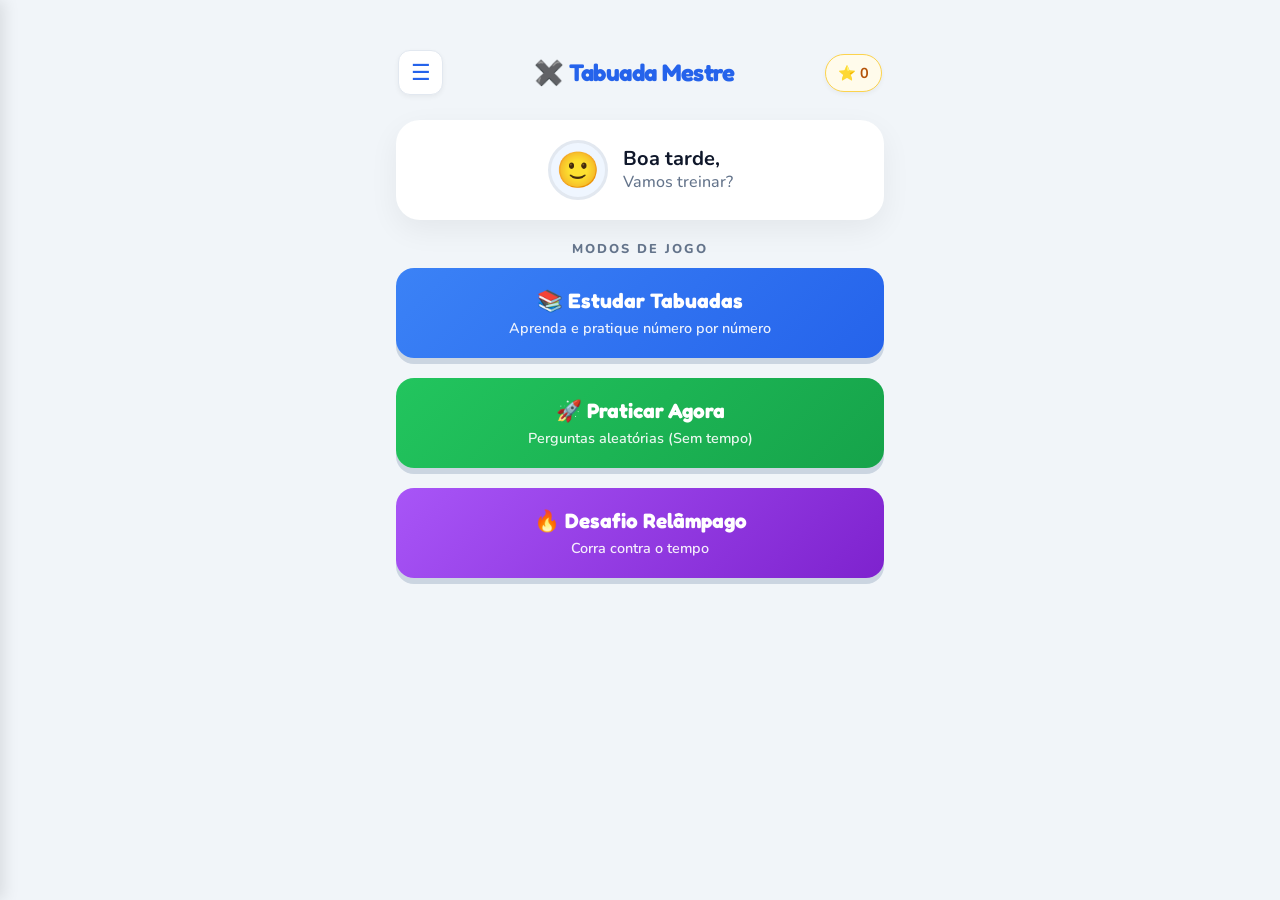
<file: index.html>
﻿<!DOCTYPE html>
<html lang="pt-BR">
<head>
    <meta charset="UTF-8">
    <meta name="viewport" content="width=device-width, initial-scale=1.0">
    <title>Tabuada Mestre - Aprenda Brincando</title>
    
    <link rel="preconnect" href="https://fonts.googleapis.com">
    <link rel="preconnect" href="https://fonts.gstatic.com" crossorigin>
    <link href="https://fonts.googleapis.com/css2?family=Fredoka:wght@400;600;700&family=Nunito:wght@400;700&display=swap" rel="stylesheet">
    
    <link rel="stylesheet" href="style.css">
    <link rel="manifest" href="manifest.json">
    <meta name="theme-color" content="#2563eb" id="meta-theme-color">
    <script>
        (function() {
            try {
                if (localStorage.getItem('tabuada_tema') === 'escuro') {
                    document.documentElement.setAttribute('data-theme', 'dark');
                    document.querySelector('meta[name="theme-color"]').setAttribute('content', '#0f172a');
                }
            } catch (e) {}
        })();
    </script>
</head>
<body>

    <div id="app">
        
        <div id="overlay-menu" class="oculto"></div> 
        <aside id="menu-lateral">
            <div class="menu-header">
                <div class="avatar-menu-grande" id="avatar-menu-display">🙂</div>
                <strong style="font-size: 1.2rem;">Olá, Mestre!</strong>
                <div class="saldo-badge" style="background: rgba(255,255,255,0.2); border:none; color:white;">
                    ⭐ <span id="saldo-menu">0</span>
                </div>
            </div>
            <nav class="menu-lista">
                <button class="btn-item-menu" id="menu-desempenho">Meu Desempenho</button>
                <button class="btn-item-menu" id="menu-loja">Loja de Mestres</button>
                <button class="btn-item-menu" onclick="document.getElementById('tela-regras').classList.remove('oculto'); document.getElementById('tela-inicial').classList.add('oculto'); document.getElementById('menu-lateral').classList.remove('aberto'); document.getElementById('overlay-menu').classList.add('oculto');">Como Jogar</button>
                <button class="btn-item-menu" onclick="document.getElementById('tela-termos').classList.remove('oculto'); document.getElementById('tela-inicial').classList.add('oculto'); document.getElementById('menu-lateral').classList.remove('aberto'); document.getElementById('overlay-menu').classList.add('oculto');">Termos e Privacidade</button>
                <button class="btn-item-menu" onclick="document.getElementById('tela-configuracoes').classList.remove('oculto'); document.getElementById('tela-inicial').classList.add('oculto'); document.getElementById('menu-lateral').classList.remove('aberto'); document.getElementById('overlay-menu').classList.add('oculto');">
                    ⚙️ Configurações
                </button>
            </nav>
            
            <div class="versao-app">
                Tabuada Mestre v<span id="app-version-menu">2.4</span><br>
                <span style="font-size: 0.75rem; opacity: 0.8">Desenvolvido por <strong>MIB Digital</strong></span><br>
                <span style="font-size: 0.7rem; opacity: 0.6">Todos os direitos reservados.</span>
            </div>
        </aside>

        <div id="tela-inicial">
            <div class="header-topo-limpo">
                <button class="btn-icon-quadrado" id="btn-abrir-menu">☰</button>
                
                <div class="logo-header-texto">
                    <span style="color:#475569;">✖️</span> Tabuada Mestre
                </div>

                <div class="saldo-badge-pill">
                    ⭐ <span id="saldo-estrelas-home">0</span>
                </div>
            </div>

            <div class="card-boas-vindas-topo">
                <div class="avatar-saudacao" id="avatar-display-home">🙂</div>
                <div class="texto-saudacao-container">
                    <strong id="texto-horario">Olá,</strong>
                    <span>Vamos treinar?</span>
                </div>
            </div>

            <div class="label-secao-home">MODOS DE JOGO</div>

            <div class="container-botoes-originais">
                <button id="btn-estudar" class="btn-menu azul">
                    <span>📚 Estudar Tabuadas</span>
                    <small>Aprenda e pratique número por número</small>
                </button>

                <button id="btn-treino" class="btn-menu verde">
                    <span>🚀 Praticar Agora</span>
                    <small>Perguntas aleatórias (Sem tempo)</small>
                </button>
                
                <button id="btn-desafio" class="btn-menu roxo">
                    <span>🔥 Desafio Relâmpago</span>
                    <small>Corra contra o tempo</small>
                </button>
            </div>
</div>

        <div id="tela-loja" class="tela oculto">
            <div class="header-tela">
                <button class="btn-voltar" data-destino="tela-inicial">Voltar</button>
                <h2>Loja de Mestres</h2>
            </div>
            <div class="container-scroll">
                <div class="banner-saldo-loja">
                    <span>Suas Estrelas:</span>
                    <strong class="texto-dourado">⭐ <span id="saldo-estrelas-loja">0</span></strong>
                </div>
                <div id="grid-loja" class="grid-loja"></div>
            </div>
        </div>

        <div id="tela-desempenho" class="tela oculto">
             <div class="header-tela">
                <button class="btn-voltar" data-destino="tela-inicial">Menu</button>
                <h2>Meu Progresso</h2>
            </div>
            <div class="container-scroll">
                <div class="stats-grid" style="margin-top: 10px;">
                    <div class="stat-card azul"><span class="stat-valor" id="dash-total-jogos">0</span><span class="stat-label">Partidas</span></div>
                    <div class="stat-card verde"><span class="stat-valor" id="dash-total-acertos">0</span><span class="stat-label">Acertos</span></div>
                    <div class="stat-card vermelho"><span class="stat-valor" id="dash-total-erros">0</span><span class="stat-label">Erros Totais</span></div>
                </div>
                <div class="card-grafico">
                    <div class="grafico-header">
                        <h3>Acertos por Tabuada</h3>
                        <div class="botoes-filtro">
                            <button class="btn-filtro" onclick="atualizarGrafico('ano')">Ano</button>
                            <button class="btn-filtro" onclick="atualizarGrafico('mes')">Mês</button>
                            <button class="btn-filtro ativo" onclick="atualizarGrafico('dia')">Dia</button>
                        </div>
                    </div>
                    <div class="grafico-container"><div id="container-barras" class="area-barras"></div></div>
                </div>
                <h3 class="titulo-secao-config" style="margin-top: 25px;">Histórico de Jogos</h3>
                <div class="grid-botoes-historico">
                    <button class="btn-hist-modo roxo" onclick="verHistoricoModo('classico')">⏱️ Clássico</button>
                    <button class="btn-hist-modo laranja" onclick="verHistoricoModo('morte')">💣 Morte Súbita</button>
                    <button class="btn-hist-modo verde" onclick="verHistoricoModo('recarga')">🔋 Recarga</button>
                    <button class="btn-hist-modo azul" onclick="verHistoricoModo('speedrun')">🏁 Speedrun</button>
                </div>
                <div id="painel-detalhes-historico" class="painel-detalhes oculto">
                    <div class="header-detalhes"><h4 id="titulo-modo-historico">Clássico</h4><button class="btn-fechar-mini" onclick="fecharHistoricoModo()">✕</button></div>
                    <div class="card-recorde-destaque"><span>🏆 Melhor Pontuação</span><strong id="valor-recorde-modo">0 pts</strong></div>
                    <h5 style="margin: 15px 0 10px 0; color:var(--text-light)">Últimas 10 Partidas:</h5>
                    <div id="lista-historico-especifica" class="lista-simples"></div>
                </div>
                <div style="margin-top: 40px; text-align: center;">
                    <button class="btn-link" onclick="limparTudo()" style="color: #ef4444; font-size: 0.8rem;">🗑️ Apagar todo meu histórico</button>
                </div>
</div>
        </div>

        <div id="tela-estudo" class="tela oculto">
            <div class="header-tela">
                <button class="btn-voltar" data-destino="tela-inicial">Menu</button>
                <h2 id="titulo-pagina-estudo">Modo Estudo</h2>
            </div>
            <div class="card-lousa-container">
                <div id="lousa-conteudo" class="grid-lousa-bipartida"></div>
            </div>
            <div class="area-seletores-container">
                <p>Selecione um número:</p>
                <div id="lista-botoes-selecao" class="scroll-horizontal-seletores"></div>
            </div>
            <div class="area-acao-fixa">
                <button id="btn-acao-praticar-dinamico" class="btn-menu verde">Praticar Agora</button>
</div>
            <div id="painel-quiz-lousa" class="oculto" style="margin-top: 20px;">
                <div class="card-pergunta-focada">
                    <div class="pergunta-texto-grande" id="texto-pergunta-quiz">Prepare-se...</div>
                    <div id="opcoes-quiz-lousa" class="grid-opcoes-lateral"></div>
                    <div id="feedback-quiz" class="feedback-texto"></div>
                </div>
            </div>
        </div>

        <div id="tela-config-treino" class="tela oculto">
            <div class="header-tela">
                <button class="btn-voltar" data-destino="tela-inicial">Menu</button>
                <h2>Personalizar</h2>
            </div>
            <div class="container-scroll" style="padding-bottom: 100px;">
                <h3 class="titulo-secao-config">Dinâmica do Jogo</h3>
                <div class="grid-config-modo">
                    <button class="card-opcao-treino selecionado" id="opt-botoes" onclick="escolherModoInput('botoes')">
                        <div class="icon-grande">🔘</div>
                        <div class="texto-opt"><strong>Clássico</strong><small>Múltipla Escolha</small></div>
                        <div class="check-icon">✔</div>
                    </button>
                    <button class="card-opcao-treino" id="opt-teclado" onclick="escolherModoInput('teclado')">
                        <div class="icon-grande">⌨</div>
                        <div class="texto-opt"><strong>Teclado</strong><small>Digitar resposta</small></div>
                        <div class="check-icon">✔</div>
                    </button>
                    <button class="card-opcao-treino" id="opt-verdadeiro-falso" onclick="escolherModoInput('verdadeiro-falso')">
                        <div class="icon-grande">⚡</div>
                        <div class="texto-opt"><strong>Rápido</strong><small>Verdade ou Falso</small></div>
                        <div class="check-icon">✔</div>
                    </button>
                    <button class="card-opcao-treino" id="opt-inverso" onclick="escolherModoInput('inverso')">
                        <div class="icon-grande">🧠</div>
                        <div class="texto-opt"><strong>Inverso</strong><small>Ache a conta</small></div>
                        <div class="check-icon">✔</div>
                    </button>
                </div>
                <h3 class="titulo-secao-config" style="margin-top: 30px;">Quantas perguntas?</h3>
                <div class="grid-config-qtd">
                    <button class="btn-qtd-redondo selecionado" id="qtd-10" onclick="escolherQtd(10)">10</button>
                    <button class="btn-qtd-redondo" id="qtd-20" onclick="escolherQtd(20)">20</button>
                    <button class="btn-qtd-redondo" id="qtd-50" onclick="escolherQtd(50)">50</button>
                    <button class="btn-qtd-redondo" id="qtd-inf" onclick="escolherQtd(Infinity)">∞</button>
                    <button class="btn-qtd-redondo" id="qtd-custom" onclick="escolherQtd('custom')">✏️</button>
                </div>
                <div id="wrapper-slider" class="oculto">
                    <div class="container-slider-qtd">
                        <span class="label-slider">Questões: <span id="valor-slider-display">30</span></span>
                        <input type="range" id="slider-qtd" min="1" max="100" value="30" oninput="atualizarValorSlider(this.value)">
                    </div>
                </div>
            </div>
            <div class="area-acao-fixa">
                <button id="btn-iniciar-treino-custom" class="btn-menu verde">🚀 Começar Jogo</button>
</div>
        </div>

        <div id="tela-config-desafio" class="tela oculto">
            <div class="header-tela">
                <button class="btn-voltar" data-destino="tela-inicial">Menu</button>
                <h2>Modo Desafio</h2>
            </div>
            <div class="container-scroll" style="padding-bottom: 100px;">
                <h3 class="titulo-secao-config">Escolha o Desafio</h3>
                <div class="grid-config-modo">
                    <button class="card-opcao-treino selecionado" id="opt-desafio-classico" onclick="escolherModoDesafio('classico')">
                        <div class="icon-grande">⏱️</div>
                        <div class="texto-opt"><strong>Clássico</strong><small>60 Segundos</small></div>
                        <div class="check-icon">✔</div>
                    </button>
                    <button class="card-opcao-treino" id="opt-desafio-morte" onclick="escolherModoDesafio('morte')">
                        <div class="icon-grande">💣</div>
                        <div class="texto-opt"><strong>Morte Súbita</strong><small>5s ou Game Over</small></div>
                        <div class="check-icon">✔</div>
                    </button>
                    <button class="card-opcao-treino" id="opt-desafio-recarga" onclick="escolherModoDesafio('recarga')">
                        <div class="icon-grande">🔋</div>
                        <div class="texto-opt"><strong>Recarga</strong><small>Ganhe tempo extra</small></div>
                        <div class="check-icon">✔</div>
                    </button>
                    <button class="card-opcao-treino" id="opt-desafio-speedrun" onclick="escolherModoDesafio('speedrun')">
                        <div class="icon-grande">🏁</div>
                        <div class="texto-opt"><strong>Speedrun</strong><small>20 acertos rápidos</small></div>
                        <div class="check-icon">✔</div>
                    </button>
                </div>
                <h3 class="titulo-secao-config" style="margin-top: 30px;">Dificuldade</h3>
                <div class="grid-config-qtd">
                    <button class="btn-qtd-redondo" id="dif-facil" onclick="escolherDificuldade('facil')">😀</button>
                    <button class="btn-qtd-redondo selecionado" id="dif-medio" onclick="escolherDificuldade('medio')">😎</button>
                    <button class="btn-qtd-redondo" id="dif-dificil" onclick="escolherDificuldade('dificil')">🔥</button>
                </div>
                <div id="texto-explicacao-dificuldade">
                    <strong>Médio</strong>
                    Tabuadas do 2 ao 9 (multiplicando até 10). O padrão clássico.
                </div>
            </div>
            <div class="area-acao-fixa">
                <button id="btn-iniciar-desafio-custom" class="btn-menu roxo">Iniciar Desafio</button>
</div>
        </div>

        <div id="tela-regras" class="tela oculto">
            <div class="header-tela">
                <button class="btn-voltar" data-destino="tela-inicial">Menu</button>
                <h2>Manual do Mestre</h2>
            </div>

            <div class="container-scroll" style="padding-bottom: 40px;">
                <div class="intro-regras">
                    <p>Domine cada modo de jogo para se tornar o verdadeiro Mestre da Tabuada!</p>
                </div>

                <h3 class="titulo-secao-regras">🎮 Modos de Prática</h3>
                <p class="desc-secao">Sem pressão de tempo. Ideal para aprender.</p>

                <div class="grid-regras">
                    <div class="card-regra azul">
                        <div class="header-regra">
                            <div class="icon-regra">🔘</div>
                            <strong>Clássico</strong>
                        </div>
                        <ul class="lista-regras">
                            <li>4 opções de resposta.</li>
                            <li>Apenas uma está correta.</li>
                            <li>Foco: Memorização visual.</li>
                        </ul>
                    </div>

                    <div class="card-regra roxo">
                        <div class="header-regra">
                            <div class="icon-regra">⌨</div>
                            <strong>Teclado</strong>
                        </div>
                        <ul class="lista-regras">
                            <li>Sem opções de chute.</li>
                            <li>Digite o número no teclado virtual.</li>
                            <li>Foco: Fixação total da resposta.</li>
                        </ul>
                    </div>

                    <div class="card-regra laranja">
                        <div class="header-regra">
                            <div class="icon-regra">⚡</div>
                            <strong>Rápido (V ou F)</strong>
                        </div>
                        <ul class="lista-regras">
                            <li>O jogo mostra uma conta e um resultado.</li>
                            <li>Diga se é Verdadeiro ou Falso.</li>
                            <li>Foco: Raciocínio ágil.</li>
                        </ul>
                    </div>

                    <div class="card-regra rosa">
                        <div class="header-regra">
                            <div class="icon-regra">🧠</div>
                            <strong>Lógica Inversa</strong>
                        </div>
                        <ul class="lista-regras">
                            <li>Mostramos o <b>Resultado</b> (Ex: 20).</li>
                            <li>Você escolhe a conta (Ex: 4 x 5).</li>
                            <li>Foco: Pensamento profundo.</li>
                        </ul>
                    </div>
                </div>

                <div class="divisor-secao"></div>
                <h3 class="titulo-secao-regras destaque">Modos de Desafio</h3>
                <p class="desc-secao">Tudo contra o tempo. Aqui o bicho pega!</p>

                <div class="grid-regras">
                    <div class="card-regra premium">
                        <div class="header-regra">
                            <div class="icon-regra">⏱️</div>
                            <strong>Relâmpago</strong>
                        </div>
                        <ul class="lista-regras">
                            <li>Você tem exatos <b>60 segundos</b>.</li>
                            <li>Acerte o máximo que conseguir.</li>
                            <li>Erros não tiram tempo, mas quebram o combo.</li>
                        </ul>
                    </div>

                    <div class="card-regra perigo">
                        <div class="header-regra">
                            <div class="icon-regra">💣</div>
                            <strong>Morte Súbita</strong>
                        </div>
                        <ul class="lista-regras">
                            <li>Apenas <b>5 segundos</b> por pergunta.</li>
                            <li>Errou uma? <b>Game Over</b> imediato.</li>
                            <li>Para quem tem nervos de aço.</li>
                        </ul>
                    </div>

                    <div class="card-regra recarga">
                        <div class="header-regra">
                            <div class="icon-regra">🔋</div>
                            <strong>Recarga</strong>
                        </div>
                        <ul class="lista-regras">
                            <li>Começa com 20 segundos.</li>
                            <li>Acertou? Ganha <b>+2 segundos</b>.</li>
                            <li>Errou? Perde <b>-4 segundos</b>.</li>
                            <li>Sobreviva o máximo possível!</li>
                        </ul>
                    </div>

                    <div class="card-regra speed">
                        <div class="header-regra">
                            <div class="icon-regra">🏁</div>
                            <strong>Speedrun 20</strong>
                        </div>
                        <ul class="lista-regras">
                            <li>Meta: Acertar 20 questões.</li>
                            <li>O cronômetro conta <b>para frente</b>.</li>
                            <li>Seu recorde é o <b>menor tempo</b> possível.</li>
                        </ul>
                    </div>
                </div>
            </div>
        </div>

        <div id="tela-termos" class="tela oculto">
            <div class="header-tela">
                <button class="btn-voltar" data-destino="tela-inicial">Menu</button>
                <h2>Termos e Privacidade</h2>
            </div>
            <div class="container-scroll">
                <div class="card-termos">
                    <h3>1. Termos de Uso (Isenção de Responsabilidade)</h3>
                    <p>O aplicativo <strong>Tabuada Mestre</strong> é uma ferramenta educacional gratuita projetada para auxiliar no aprendizado e prática da matemática básica (tabuadas).</p>
                    <p>Embora nos esforcemos para garantir a precisão de todas as questões e cálculos gerados, o conteúdo é fornecido "como está". O desenvolvedor não se responsabiliza por eventuais erros no software, reprovações em provas escolares ou qualquer outro impacto no desempenho acadêmico.</p>
                    <p>O uso deste aplicativo deve ser encarado como um complemento aos estudos e não substitui o ensino formal.</p>
                    
                    <h3>2. Política de Privacidade</h3>
                    <p>
                        Este aplicativo não coleta dados pessoais, não utiliza geolocalização e não exibe anúncios de terceiros.
                        Seu progresso, estrelas, avatares comprados e recordes são armazenados apenas localmente no dispositivo.
                    </p>
                    <p>
                        Política completa:
                        <a href="https://tabuadamestre.mibdigital.com.br/privacy-policy.html" target="_blank" rel="noopener noreferrer">
                            https://tabuadamestre.mibdigital.com.br/privacy-policy.html
                        </a>
                    </p>
                    <p>Ao utilizar o Tabuada Mestre, você concorda com estes termos.</p>
                </div>
            </div>
        </div>

        <div id="tela-configuracoes" class="tela oculto">
            <div class="header-tela">
                <button class="btn-voltar" data-destino="tela-inicial">Menu</button>
                <h2>Ajustes</h2>
            </div>

            <div class="container-scroll">
                
                <h3 class="titulo-secao-config">Preferências</h3>
                
                <div class="card-config-item">
                    <div class="info-config">
                        <div class="icon-config">🔊</div>
                        <span>Efeitos Sonoros</span>
                    </div>
                    <label class="switch">
                        <input type="checkbox" id="toggle-som" checked onchange="alternarSom(this.checked)">
                        <span class="slider round"></span>
                    </label>
                </div>

                <div class="card-config-item">
                    <div class="info-config">
                        <div class="icon-config">📳</div>
                        <span>Vibração</span>
                    </div>
                    <label class="switch">
                        <input type="checkbox" id="toggle-vibracao" checked onchange="alternarVibracao(this.checked)">
                        <span class="slider round"></span>
                    </label>
                </div>

                <div class="card-config-item">
                    <div class="info-config">
                        <div class="icon-config">🌙</div>
                        <span>Modo Escuro</span>
                    </div>
                    <label class="switch">
                        <input type="checkbox" id="toggle-tema" onchange="alternarTemaEscuro(this.checked)">
                        <span class="slider round"></span>
                    </label>
                </div>

                <h3 class="titulo-secao-config" style="margin-top: 30px;">Dados do Jogo</h3>
                
                <div class="card-config-item perigo">
                    <div class="info-config">
                        <div class="icon-config">🗑️</div>
                        <div style="display:flex; flex-direction:column;">
                            <span>Zerar Progresso</span>
                            <small>Apaga recordes, estrelas e itens.</small>
                        </div>
                    </div>
                    <button class="btn-acao-mini vermelho" onclick="confirmarReset()">Apagar</button>
                </div>

                <div class="versao-config">
                    Tabuada Mestre v<span id="app-version-config">2.4</span><br>
                    Feito com 💙 por MIB Digital
                </div>

            </div>
        </div>

<header id="header-jogo" class="oculto">
    <button id="btn-sair-jogo" class="btn-voltar">Sair</button>
    
    <div class="info-progresso">
        <span id="texto-contador" class="texto-contador">Questão 1</span>
        <div id="container-barra-fixa" class="barra-fina-bg">
            <div id="barra-fina-fill" class="barra-fina-fill"></div>
        </div>
    </div>

    <div id="area-timer-desafio" class="oculto">
        <div id="timer-display">00:45</div>
        <div class="barra-progresso" id="container-barra-tempo">
            <div id="barra-fill" style="width: 100%"></div>
        </div>
    </div>

    <div id="placar-display" class="badge-pontos">⭐ 0</div>
</header>

        <main id="container-jogo" class="oculto">
            <div class="area-pergunta">
                </div>
            <div id="opcoes-resposta" class="grid-opcoes"></div>

            <div class="game-footer-mascote">
                <div class="mascote-container">
                    <div class="avatar-game-footer">🙂</div>
                    <div class="texto-mascote-container">
                        <span id="frase-mascote" class="animacao-digitacao">Vamos lá!</span>
                    </div>
                </div>
            </div>
        </main>

        <div id="tela-resultado" class="oculto">
            <div class="resultado-header">
                <h2>Resultado Final</h2>
                <p class="subtitulo-resumo" id="subtitulo-resumo">Resumo</p>
            </div>
            <div class="placar-circular">
                <svg viewBox="0 0 36 36" class="circular-chart">
                    <path class="circle-bg" d="M18 2.0845 a 15.9155 15.9155 0 0 1 0 31.831 a 15.9155 15.9155 0 0 1 0 -31.831" />
                    <path class="circle" id="circle-path" stroke-dasharray="0, 100" d="M18 2.0845 a 15.9155 15.9155 0 0 1 0 31.831 a 15.9155 15.9155 0 0 1 0 -31.831" />
                    <text x="18" y="20.35" class="percentage" id="texto-percentual">0%</text>
                </svg>
            </div>
            <p id="msg-motivacional">Calculando...</p>
            <div class="stats-grid">
                <div class="stat-card verde">
                    <span class="stat-label">Acertos</span>
                    <span class="stat-valor" id="stat-acertos">0</span>
                </div>
                <div class="stat-card vermelho">
                    <span class="stat-label">Erros</span>
                    <span class="stat-valor" id="stat-erros">0</span>
                </div>
                <div class="stat-card azul">
                    <span class="stat-label">Total</span>
                    <span class="stat-valor" id="stat-total">0</span>
                </div>
            </div>
<button id="btn-reiniciar" class="btn-menu azul">Jogar Novamente</button>
            <button id="btn-home-resultado" class="btn-menu neutro">Menu Inicial</button>
        </div>

        <div id="modal-jogo" class="oculto" role="dialog" aria-modal="true" aria-labelledby="modal-jogo-titulo">
            <div class="modal-jogo-backdrop" id="modal-jogo-backdrop"></div>
            <div class="modal-jogo-card">
                <h3 id="modal-jogo-titulo">Confirmar acao</h3>
                <p id="modal-jogo-mensagem">Mensagem</p>
                <div class="modal-jogo-acoes">
                    <button id="modal-jogo-cancelar" class="btn-modal-jogo btn-modal-secundario">Cancelar</button>
                    <button id="modal-jogo-confirmar" class="btn-modal-jogo btn-modal-primario">OK</button>
                </div>
            </div>
        </div>

    </div> 

    <script src="audio.js"></script> 
    <script type="module" src="js/app.js"></script>
    <script>
        if ('serviceWorker' in navigator) {
            let recarregadoPorAtualizacao = false;

            navigator.serviceWorker.register('./service-worker.js', { updateViaCache: 'none' })
                .then((registration) => {
                    console.log('Service Worker registrado!');
                    registration.update();

                    navigator.serviceWorker.addEventListener('controllerchange', () => {
                        if (recarregadoPorAtualizacao) return;
                        recarregadoPorAtualizacao = true;
                        window.location.reload();
                    });
                })
                .catch((err) => console.error('Erro SW:', err));
        }
    </script>
</body>
</html>
</file>
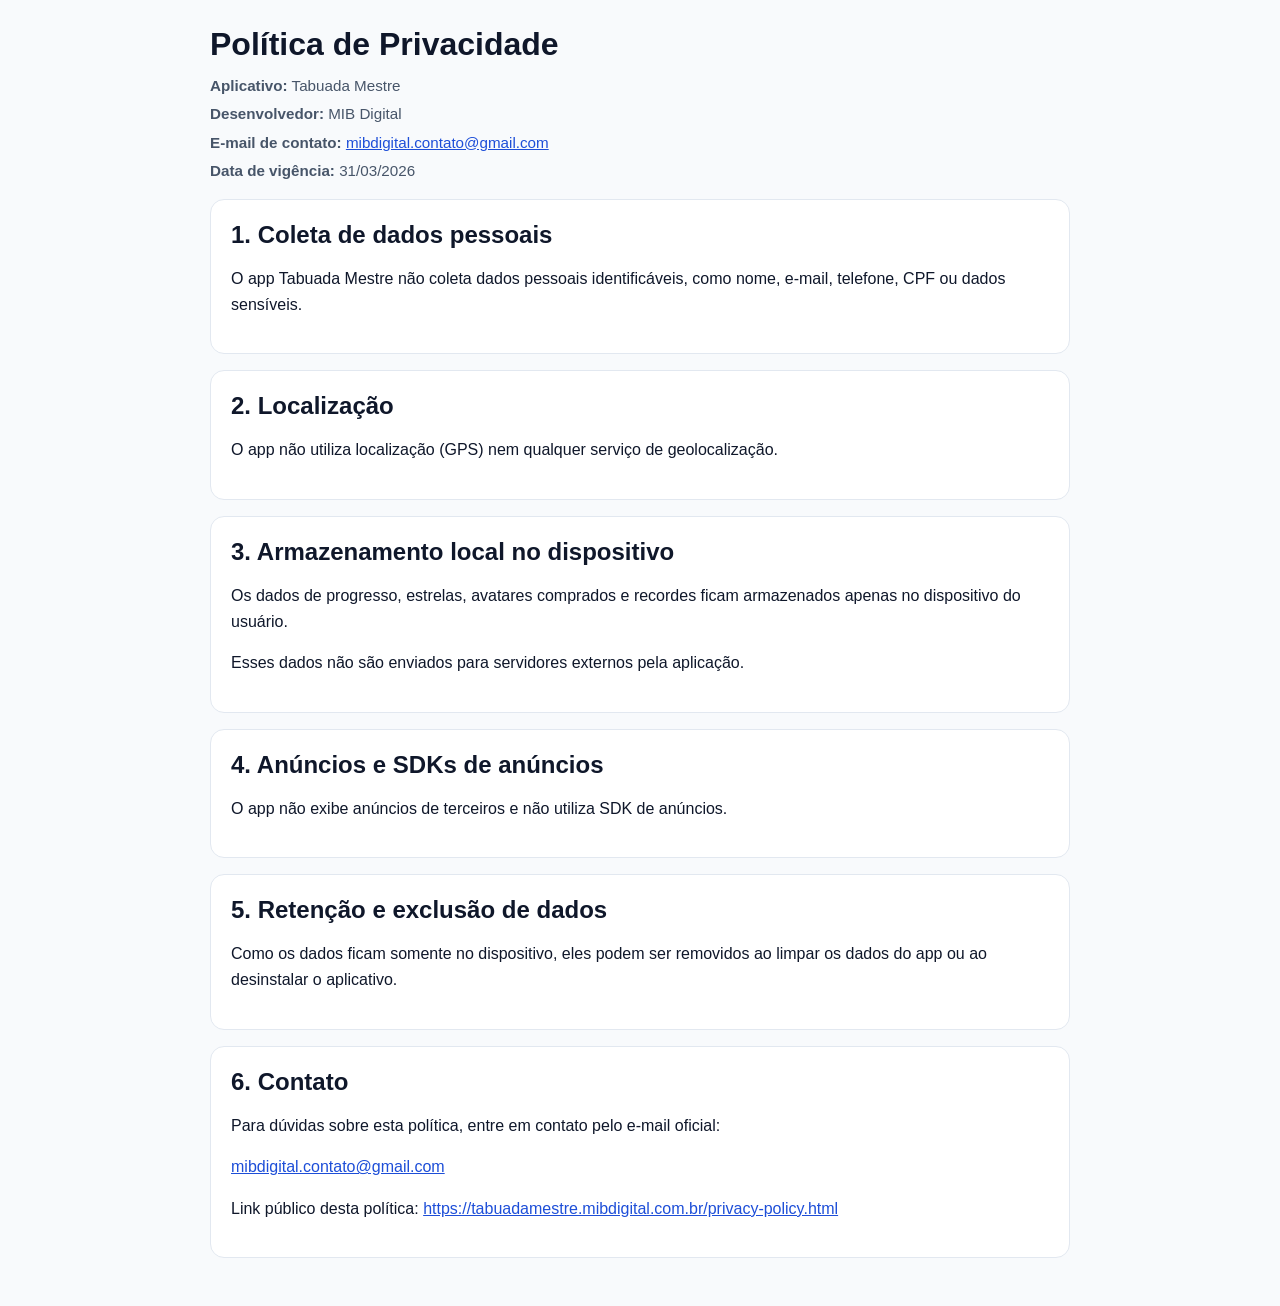
<file: privacy-policy.html>
<!DOCTYPE html>
<html lang="pt-BR">
<head>
  <meta charset="UTF-8">
  <meta name="viewport" content="width=device-width, initial-scale=1.0">
  <title>Política de Privacidade - Tabuada Mestre</title>
  <style>
    :root { color-scheme: light; }
    body {
      margin: 0;
      font-family: -apple-system, BlinkMacSystemFont, "Segoe UI", Roboto, Arial, sans-serif;
      background: #f8fafc;
      color: #0f172a;
      line-height: 1.6;
    }
    main {
      max-width: 860px;
      margin: 0 auto;
      padding: 24px 16px 48px;
    }
    h1, h2 { line-height: 1.25; margin: 0 0 10px; }
    .card {
      background: #ffffff;
      border: 1px solid #e2e8f0;
      border-radius: 14px;
      padding: 20px;
      margin-top: 16px;
    }
    .meta { color: #475569; font-size: 0.95rem; margin: 4px 0; }
    a { color: #1d4ed8; }
  </style>
</head>
<body>
  <main>
    <h1>Política de Privacidade</h1>
    <p class="meta"><strong>Aplicativo:</strong> Tabuada Mestre</p>
    <p class="meta"><strong>Desenvolvedor:</strong> MIB Digital</p>
    <p class="meta"><strong>E-mail de contato:</strong> <a href="mailto:mibdigital.contato@gmail.com">mibdigital.contato@gmail.com</a></p>
    <p class="meta"><strong>Data de vigência:</strong> 31/03/2026</p>

    <section class="card">
      <h2>1. Coleta de dados pessoais</h2>
      <p>O app Tabuada Mestre não coleta dados pessoais identificáveis, como nome, e-mail, telefone, CPF ou dados sensíveis.</p>
    </section>

    <section class="card">
      <h2>2. Localização</h2>
      <p>O app não utiliza localização (GPS) nem qualquer serviço de geolocalização.</p>
    </section>

    <section class="card">
      <h2>3. Armazenamento local no dispositivo</h2>
      <p>Os dados de progresso, estrelas, avatares comprados e recordes ficam armazenados apenas no dispositivo do usuário.</p>
      <p>Esses dados não são enviados para servidores externos pela aplicação.</p>
    </section>

    <section class="card">
      <h2>4. Anúncios e SDKs de anúncios</h2>
      <p>O app não exibe anúncios de terceiros e não utiliza SDK de anúncios.</p>
    </section>

    <section class="card">
      <h2>5. Retenção e exclusão de dados</h2>
      <p>Como os dados ficam somente no dispositivo, eles podem ser removidos ao limpar os dados do app ou ao desinstalar o aplicativo.</p>
    </section>

    <section class="card">
      <h2>6. Contato</h2>
      <p>Para dúvidas sobre esta política, entre em contato pelo e-mail oficial:</p>
      <p><a href="mailto:mibdigital.contato@gmail.com">mibdigital.contato@gmail.com</a></p>
      <p>Link público desta política: <a href="https://tabuadamestre.mibdigital.com.br/privacy-policy.html">https://tabuadamestre.mibdigital.com.br/privacy-policy.html</a></p>
    </section>
  </main>
</body>
</html>
</file>
<file: style.css>
﻿/* --- 1. VARIÃVEIS E BASE (Design System) --- */
:root {
    /* Paleta LÃºdica e Premium */
    --primary: #2563eb;       /* Azul Royal */
    --primary-dark: #1e40af;
    --secondary: #f97316;     /* Laranja Vibrante */
    --accent: #8b5cf6;        /* Roxo */
    --success: #22c55e;       /* Verde */
    --error: #ef4444;         /* Vermelho */
    
    --bg-app: #f0f9ff;        /* Fundo azulzinho claro */
    --surface: #ffffff;
    --text-main: #1e293b;
    --text-light: #64748b;
    
    --radius: 20px;
    --shadow: 0 4px 0 rgba(0,0,0,0.15); /* Sombra "durinha" estilo game */
    --shadow-soft: 0 10px 25px rgba(0,0,0,0.08);
}

:root[data-theme="dark"] {
    --primary: #60a5fa;
    --primary-dark: #3b82f6;
    --secondary: #fb923c;
    --accent: #a78bfa;
    --success: #4ade80;
    --error: #f87171;

    --bg-app: #0f172a;
    --surface: #1e293b;
    --text-main: #f8fafc;
    --text-light: #cbd5e1;

    --shadow: 0 4px 0 rgba(0,0,0,0.35);
    --shadow-soft: 0 10px 25px rgba(0,0,0,0.28);
}

* {
    box-sizing: border-box;
    -webkit-tap-highlight-color: transparent;
    font-family: 'Nunito', sans-serif;
}

html,
body,
#app {
    -webkit-touch-callout: none;
    -webkit-user-select: none;
    user-select: none;
}

button,
a,
[role="button"] {
    -webkit-touch-callout: none;
    -webkit-user-select: none;
    user-select: none;
    touch-action: manipulation;
}

button:focus {
    outline: none;
}

button:focus-visible,
a:focus-visible {
    outline: 3px solid rgba(96,165,250,0.75);
    outline-offset: 2px;
}

body {
    background-color: var(--bg-app);
    color: var(--text-main);
    margin: 0;
    min-height: 100vh;
    display: flex;
    justify-content: center;
    padding: 15px;
}

#app {
    width: 100%;
    max-width: 500px; /* Largura mÃ¡xima ideal para mobile */
    padding-bottom: 20px;
    animation: fadeIn 0.4s ease-out;
}

h1, h2, h3 { font-family: 'Fredoka', sans-serif; margin: 0; }

/* --- 2. TELA INICIAL --- */
#tela-inicial { text-align: center; padding-top: 20px; }
.logo-area { margin-bottom: 30px; }
.logo-area h1 { font-size: 2.2rem; color: var(--primary); margin-bottom: 5px; }
.logo-area p { color: var(--text-light); margin: 0; }

.card-nivel-usuario {
    background: var(--surface);
    padding: 15px 20px;
    border-radius: var(--radius);
    margin: 20px 0;
    box-shadow: 0 4px 15px rgba(0,0,0,0.05);
    display: flex; justify-content: space-between; align-items: center;
    border: 2px solid #e2e8f0;
}

/* BOTÃ•ES ESTILO GAME (Menu) */
.btn-menu {
    border: none;
    width: 100%;
    padding: 20px;
    margin-bottom: 15px;
    border-radius: var(--radius);
    cursor: pointer;
    text-align: left;
    color: white;
    box-shadow: var(--shadow);
    transition: transform 0.1s, box-shadow 0.1s;
    position: relative;
    overflow: hidden;
    display: flex;
    flex-direction: column;
    gap: 5px;
}

.btn-menu:active { transform: translateY(4px); box-shadow: none; }
.btn-menu span { display: block; font-size: 1.3rem; font-weight: 800; font-family: 'Fredoka', sans-serif; }
.btn-menu small { font-size: 0.9rem; opacity: 0.9; font-weight: 600; }

/* Cores dos BotÃµes */
.azul { background: var(--primary); }
.azul:hover { background: var(--primary-dark); }
.verde { background: var(--success); }
.roxo { background: var(--accent); }

.btn-link {
    background: none; border: none; color: var(--text-light);
    text-decoration: underline; cursor: pointer; font-size: 0.9rem;
}

.grid-opcoes {
    display: flex;
    flex-direction: column;
    gap: 12px;
}

/* --- 3. TELAS INTERNAS (Estudo e SeleÃ§Ã£o) --- */
.oculto { display: none !important; }

.cabecalho-interno {
    display: flex; align-items: center; gap: 15px;
    margin-bottom: 25px; padding-top: 10px;
}
.cabecalho-interno h2 { color: var(--text-main); font-size: 1.5rem; }

.btn-voltar {
    background: var(--surface);
    border: 2px solid #e2e8f0;
    border-radius: 50px;
    padding: 8px 16px;
    font-weight: 700;
    color: var(--text-main);
    cursor: pointer;
    box-shadow: 0 2px 5px rgba(0,0,0,0.05);
}

/* Grid de SeleÃ§Ã£o de NÃºmeros (1 a 10) */
.grid-botoes {
    display: grid;
    grid-template-columns: repeat(2, 1fr); /* 2 por linha */
    gap: 15px;
}

/* --- 4. LAYOUT SPLIT VIEW (O Novo Design HÃ­brido) --- */
.layout-dividido {
    display: flex;
    gap: 20px;
    align-items: flex-start;
    margin-top: 10px;
    position: relative;
}

.coluna-lista { flex: 1; transition: 0.3s; }
.coluna-quiz { 
    flex: 1; 
    display: none; /* Inicia oculta */
    animation: slideInRight 0.4s cubic-bezier(0.175, 0.885, 0.32, 1.275); /* Efeito elÃ¡stico */
}

/* --- ESTILOS DA LISTA (LADO ESQUERDO) --- */
.lista-tabuada ul {
    list-style: none; padding: 0; margin: 0;
    display: flex; flex-direction: column; gap: 10px;
}

.linha-tabuada {
    display: flex; justify-content: space-between; align-items: center;
    padding: 15px 20px;
    background: white;
    border-radius: 16px;
    font-size: 1.2rem;
    font-weight: 800;
    color: var(--text-light);
    border: 2px solid transparent;
    transition: all 0.3s;
    box-shadow: 0 2px 4px rgba(0,0,0,0.02);
}

/* Quando vira interrogaÃ§Ã£o */
.resposta-oculta {
    color: #cbd5e1; /* Cinza claro */
    font-weight: 400;
}
.resultado-num {
    font-family: 'Fredoka', sans-serif;
    min-width: 30px; text-align: center;
}

/* O FOCO: Linha ativa na pergunta */
.linha-tabuada.focada {
    border-color: var(--primary);
    background-color: #eff6ff;
    color: var(--primary);
    transform: scale(1.03);
    box-shadow: 0 8px 20px rgba(37, 99, 235, 0.15);
    z-index: 2;
}

/* Feedbacks na Lista */
.linha-tabuada.revelada-certa {
    background-color: #dcfce7; color: #166534; border-color: transparent;
}
.linha-tabuada.revelada-erro {
    background-color: #fee2e2; color: #991b1b;
}

/* --- ESTILOS DO CARD LATERAL (LADO DIREITO) --- */
.card-quiz-flutuante {
    background: white;
    padding: 25px 20px;
    border-radius: 24px;
    box-shadow: var(--shadow-soft);
    text-align: center;
    position: sticky;
    top: 20px;
    border: 1px solid #f1f5f9;
}

.pergunta-destaque {
    font-size: 2.2rem;
    font-family: 'Fredoka', sans-serif;
    color: var(--text-main);
    margin-bottom: 25px;
    padding: 15px;
    background: #f8fafc;
    border-radius: 18px;
    border: 2px dashed #cbd5e1;
}

.grid-opcoes-lateral {
    display: grid;
    grid-template-columns: 1fr 1fr;
    gap: 12px;
}

.btn-lateral {
    padding: 20px 10px; /* Mais alto */
    font-size: 1.5rem;
    font-weight: 900;     /* Fonte mais grossa */
    font-family: 'Fredoka', sans-serif;
    color: var(--text-main);
    background: white;
    
    /* A MÃ¡gica do 3D */
    border: 2px solid #cbd5e1;
    border-bottom-width: 6px; /* Borda grossa embaixo */
    border-radius: 16px;
    
    cursor: pointer;
    transition: all 0.1s;
    position: relative;
}
.btn-lateral:active {
    transform: translateY(4px); /* Desce */
    border-bottom-width: 2px;   /* Sombra diminui */
    background: #f1f5f9;
}
.btn-lateral:hover:not(:disabled) {
    border-color: var(--primary);
    color: var(--primary);
    transform: translateY(-2px);
}

.btn-lateral.certo { 
    background: #dcfce7; border-color: var(--success); color: #166534; 
    box-shadow: 0 4px 0 #86efac;
}
.btn-lateral.errado { 
    background: #fee2e2; border-color: var(--error); color: #991b1b; 
    box-shadow: 0 4px 0 #fca5a5;
}

/* --- 5. TELA DE JOGO (TELA CHEIA - Treino/Desafio) --- */
#header-jogo { margin-bottom: 20px; }
.topo-info {
    display: flex; justify-content: space-between; align-items: center;
    background: white; padding: 10px 20px; border-radius: 50px;
    box-shadow: var(--shadow-soft); margin-bottom: 15px;
}
#timer-display { font-weight: 800; font-family: monospace; font-size: 1.2rem; }
#placar-display { font-weight: 800; color: var(--secondary); font-size: 1.2rem; }

.barra-progresso {
    height: 8px; background: #e2e8f0; border-radius: 10px; overflow: hidden;
}
#barra-fill {
    height: 100%; background: var(--secondary); width: 100%; transition: width 1s linear;
}

.area-pergunta {
    background: white;
    padding: 40px 20px;
    border-radius: 24px;
    text-align: center;
    margin-bottom: 25px;
    font-size: 3.5rem;
    font-family: 'Fredoka', sans-serif;
    color: var(--text-main);
    box-shadow: var(--shadow);
    display: flex; justify-content: center; gap: 15px; align-items: center;
}
.sinal, .igual { color: var(--text-light); opacity: 0.5; }

/* BotÃµes de OpÃ§Ã£o (Tela Cheia) - Reusa estilos */
.botao-opcao {
    background: white;
    border: 2px solid #e2e8f0;
    border-radius: var(--radius);
    padding: 20px;
    font-size: 1.8rem;
    font-weight: 800;
    color: var(--text-main);
    box-shadow: 0 5px 0 #e2e8f0;
    cursor: pointer;
    width: 100%;
}
.botao-opcao:active { transform: translateY(4px); box-shadow: none; }
.botao-opcao.correto { background: #dcfce7; border-color: var(--success); color: #166534; box-shadow: 0 5px 0 #86efac; }
.botao-opcao.errado { background: #fee2e2; border-color: var(--error); color: #991b1b; box-shadow: 0 5px 0 #fca5a5; }

/* --- 6. TELA RESULTADO --- */
#tela-resultado { text-align: center; padding-top: 30px; }
.placar-final {
    background: linear-gradient(135deg, var(--primary) 0%, var(--primary-dark) 100%);
    width: 150px; height: 150px;
    border-radius: 50%; margin: 20px auto;
    display: flex; flex-direction: column; justify-content: center; align-items: center;
    color: white; box-shadow: 0 10px 30px rgba(37, 99, 235, 0.4);
}
#pontos-final { font-size: 3rem; font-weight: 800; line-height: 1; font-family: 'Fredoka', sans-serif; }
#msg-motivacional { font-size: 1.4rem; font-weight: 700; margin-bottom: 30px; color: var(--text-main); }
/* --- 8. RESPONSIVIDADE (MOBILE) --- */
@media (max-width: 700px) {
    .layout-dividido {
        flex-direction: column-reverse; /* No celular, Quiz fica EM CIMA da lista */
    }
    .coluna-quiz {
        width: 100%;
        position: sticky;
        top: 10px;
        z-index: 100;
    }
    .card-quiz-flutuante {
        padding: 15px;
        box-shadow: 0 10px 40px rgba(0,0,0,0.15); /* Sombra mais forte para destacar */
        border: 2px solid var(--primary); /* Borda para separar visualmente */
    }
    .pergunta-destaque {
        font-size: 2rem; margin-bottom: 15px; padding: 10px;
    }
    .btn-lateral { padding: 12px; font-size: 1.1rem; }
    
    /* Ajuste para a lista nÃ£o ficar escondida */
    .coluna-lista { width: 100%; margin-top: 10px; }
}

@keyframes fadeIn { from { opacity: 0; } to { opacity: 1; } }
@keyframes slideInRight { from { opacity: 0; transform: translateX(30px); } to { opacity: 1; transform: translateX(0); } }
/* --- TELA DE RESULTADO PREMIUM --- */
#tela-resultado { padding: 20px; animation: slideUp 0.5s ease-out; }

.resultado-header h2 { font-size: 1.8rem; color: var(--text-main); margin-bottom: 5px; }
.subtitulo-resumo { color: var(--text-light); font-weight: 600; margin: 0; }

/* GrÃ¡fico Circular (SVG) */
.placar-circular {
    width: 140px; margin: 25px auto;
}
.circular-chart { display: block; margin: 10px auto; max-width: 100%; max-height: 250px; }
.circle-bg { fill: none; stroke: #e2e8f0; stroke-width: 2.5; }
.circle { fill: none; stroke-width: 2.5; stroke-linecap: round; transition: stroke-dasharray 1s ease-out; }
.percentage { fill: var(--text-main); font-family: 'Fredoka', sans-serif; font-weight: bold; font-size: 0.5em; text-anchor: middle; }

/* Cores do GrÃ¡fico */
.stroke-verde { stroke: var(--success); }
.stroke-amarelo { stroke: #eab308; }
.stroke-vermelho { stroke: var(--error); }

/* Grid de EstatÃ­sticas */
.stats-grid {
    display: grid;
    grid-template-columns: 1fr 1fr 1fr;
    gap: 10px;
    margin-bottom: 30px;
}

.stat-card {
    background: white;
    padding: 15px 5px;
    border-radius: 16px;
    display: flex; flex-direction: column; align-items: center; justify-content: center;
    box-shadow: 0 4px 10px rgba(0,0,0,0.05);
    border: 1px solid #f1f5f9;
}

.stat-valor { font-family: 'Fredoka', sans-serif; font-size: 1.5rem; font-weight: 800; line-height: 1.2; }
.stat-label { font-size: 0.75rem; font-weight: 700; text-transform: uppercase; letter-spacing: 0.5px; opacity: 0.7; }

/* Cores dos Cards */
.stat-card.verde .stat-valor { color: var(--success); }
.stat-card.vermelho .stat-valor { color: var(--error); }
.stat-card.azul .stat-valor { color: var(--primary); }

#msg-motivacional {
    font-size: 1.3rem; margin-bottom: 25px; font-weight: 700; color: var(--text-main);
}

/* --- ESTILO PARA O BOTÃƒO NEUTRO (Menu Inicial) --- */
.btn-menu.neutro {
    background: white;
    color: var(--text-main); /* Cor escura */
    border: 2px solid #cbd5e1; /* Borda cinza */
    box-shadow: 0 4px 0 #cbd5e1; /* Sombra cinza */
}

.btn-menu.neutro:hover {
    background: #f1f5f9;
    border-color: #94a3b8;
}

.btn-menu.neutro:active {
    box-shadow: 0 2px 0 #cbd5e1;
    transform: translateY(2px);
}
/* --- TELA DE SELEÃ‡ÃƒO PREMIUM (BotÃµes de NÃ­vel) --- */

/* Ajuste do Grid */
#lista-numeros-tabuada {
    display: grid;
    grid-template-columns: repeat(2, 1fr); /* 2 colunas */
    gap: 20px;
    padding: 10px;
}

/* O BotÃ£o de NÃ­vel */
.btn-nivel {
    background: white;
    border: 2px solid white; /* Borda invisÃ­vel para alinhar */
    border-radius: 24px;
    height: 120px; /* Mais alto */
    display: flex;
    flex-direction: column;
    justify-content: center;
    align-items: center;
    box-shadow: 0 10px 25px rgba(0,0,0,0.06); /* Sombra suave premium */
    cursor: pointer;
    position: relative;
    overflow: hidden;
    transition: all 0.3s cubic-bezier(0.34, 1.56, 0.64, 1); /* Efeito elÃ¡stico */
    opacity: 0; /* ComeÃ§a invisÃ­vel para a animaÃ§Ã£o */
    animation: popIn 0.5s forwards; /* AnimaÃ§Ã£o de entrada */
}

/* Efeito Hover (Mouse ou Toque) */
.btn-nivel:active, .btn-nivel:hover {
    transform: translateY(-5px) scale(1.02);
    box-shadow: 0 15px 35px rgba(37, 99, 235, 0.15);
    border-color: #e0e7ff;
}

/* O NÃºmero Grande e Colorido */
.num-grande {
    font-size: 3.5rem;
    font-family: 'Fredoka', sans-serif;
    font-weight: 800;
    line-height: 1;
    /* Gradiente no Texto */
    background: linear-gradient(135deg, var(--primary) 0%, var(--accent) 100%);
    -webkit-background-clip: text;
    -webkit-text-fill-color: transparent;
}
/* O Texto "Tabuada" pequeno */
.label-pequeno {
    font-size: 0.75rem;
    font-weight: 700;
    color: #94a3b8;
    text-transform: uppercase;
    margin-top: 5px;
    letter-spacing: 1.5px;
}

/* DecoraÃ§Ã£o de Fundo (Bolinhas sutis) */
.btn-nivel::before {
    content: '';
    position: absolute;
    top: -20px; right: -20px;
    width: 60px; height: 60px;
    background: linear-gradient(135deg, var(--primary) 0%, var(--accent) 100%);
    opacity: 0.05;
    border-radius: 50%;
}

/* AnimaÃ§Ã£o de Entrada */
@keyframes popIn {
    from { opacity: 0; transform: scale(0.5) translateY(20px); }
    to { opacity: 1; transform: scale(1) translateY(0); }
}





/* --- 9. ANIMAÃ‡Ã•ES PREMIUM (Adicione ao final do style.css) --- */

/* Efeito de Treme-Treme (Erro) */
@keyframes shake {
    0%, 100% { transform: translateX(0); }
    25% { transform: translateX(-10px); }
    75% { transform: translateX(10px); }
}

.animacao-erro {
    animation: shake 0.3s cubic-bezier(.36,.07,.19,.97) both;
    border-color: var(--error) !important;
}

/* Efeito de Pulso (Acerto) */
@keyframes pulse-green {
    0% { transform: scale(1); box-shadow: 0 0 0 0 rgba(34, 197, 94, 0.7); }
    70% { transform: scale(1.05); box-shadow: 0 0 0 15px rgba(34, 197, 94, 0); }
    100% { transform: scale(1); box-shadow: 0 0 0 0 rgba(34, 197, 94, 0); }
}


/* --- 9. EFEITOS PREMIUM (Adicione no final do style.css) --- */

/* Treme-Treme (Quando errar) */
@keyframes shake {
    0%, 100% { transform: translateX(0); }
    25% { transform: translateX(-8px); }
    75% { transform: translateX(8px); }
}

.animacao-erro {
    animation: shake 0.4s cubic-bezier(.36,.07,.19,.97) both;
    background-color: #fee2e2 !important;
    border-color: var(--error) !important;
}

/* Pulso Verde (Quando acertar) */
@keyframes pulse-green {
    0% { transform: scale(1); box-shadow: 0 0 0 0 rgba(34, 197, 94, 0.7); }
    50% { transform: scale(1.05); box-shadow: 0 0 0 10px rgba(34, 197, 94, 0); }
    100% { transform: scale(1); box-shadow: 0 0 0 0 rgba(34, 197, 94, 0); }
}



.btn-voltar {
    background: var(--surface);
    border: 2px solid #e2e8f0;
    border-radius: 50px;
    padding: 8px 20px; /* Aumentei um pouquinho a Ã¡rea de toque */
    font-weight: 700;
    color: var(--text-main);
    cursor: pointer;
    box-shadow: 0 4px 0 rgba(0,0,0,0.05); /* Sombra 3D leve */
    
    /* --- CORREÃ‡ÃƒO DE CAMADA --- */
    position: relative; 
    z-index: 9999; /* Garante que fique acima de tudo */
}

.btn-voltar:active {
    transform: translateY(2px);
    box-shadow: none;
}

/* --- ESTILO DO NOVO PAINEL GERAL DE TABUADAS --- */

/* O container que segura tudo */
#container-grade-completa {
    display: grid;
    /* Cria 2 colunas automÃ¡ticas no celular */
    grid-template-columns: repeat(auto-fit, minmax(140px, 1fr));
    gap: 15px;
    padding: 10px;
    padding-bottom: 80px; /* EspaÃ§o extra no final pra nÃ£o cortar */
}

/* O cartÃ£o individual de cada tabuada */
.card-tabuada-resumo {
    background: white;
    border-radius: 16px;
    box-shadow: 0 4px 12px rgba(0,0,0,0.05);
    overflow: hidden; /* Pra borda redonda funcionar no cabeÃ§alho */
    border: 2px solid transparent;
    transition: all 0.2s;
}

.card-tabuada-resumo:hover {
    border-color: var(--primary-light);
    transform: translateY(-3px);
}

/* CabeÃ§alho do cartÃ£o (Ex: "Tabuada do 5") */
.card-header-tab {
    background: var(--primary-light);
    color: var(--primary-dark);
    text-align: center;
    font-weight: 800;
    padding: 8px;
    font-size: 1.1rem;
}

/* O corpo onde ficam as continhas */
.card-body-tab {
    padding: 10px;
    font-family: 'Roboto Mono', monospace; /* Fonte monoespaÃ§ada fica melhor pra alinhar nÃºmeros */
    font-size: 0.9rem;
    color: var(--text-secondary);
    line-height: 1.6;
}

/* As linhas individuais (ex: 5 x 1 = 5) */
.linha-resumo-item {
    display: flex;
    justify-content: space-between; /* Separa a conta do resultado */
    border-bottom: 1px dashed #eee;
    padding: 2px 0;
}
.linha-resumo-item strong {
    color: var(--primary);
}

/* O mini botÃ£o de praticar no final do cartÃ£o */
.btn-mini-praticar {
    width: 100%;
    border: none;
    background: var(--primary);
    color: white;
    padding: 8px;
    font-weight: 700;
    cursor: pointer;
    display: flex;
    align-items: center;
    justify-content: center;
    gap: 5px;
    font-family: 'Fredoka', sans-serif;
}
.btn-mini-praticar:hover {
    background: var(--primary-dark);
}
/* --- NOVO LAYOUT: LOUSA INTERATIVA --- */

/* 1. O Card da Lousa (A "Quadro Negro" moderna) */
.card-lousa-container {
    background: #1e293b; /* Azul escuro quase preto (Lousa moderna) */
    color: white;
    border-radius: 20px;
    padding: 20px;
    margin-bottom: 20px;
    box-shadow: 0 10px 25px rgba(30, 41, 59, 0.3);
    border: 4px solid #334155;
}

#titulo-lousa-dinamico {
    text-align: center;
    color: #38bdf8; /* Azul cyan neon */
    margin-bottom: 15px;
    font-size: 1.5rem;
    text-transform: uppercase;
    letter-spacing: 1px;
}

/* O Grid de 2 Colunas */
.grid-lousa-bipartida {
    display: grid;
    
    /* Define 2 colunas com larguras iguais */
    grid-template-columns: 1fr 1fr;
    
    /* TRUQUE NOVO: ForÃ§a ter exatamente 5 linhas */
    grid-template-rows: repeat(5, auto);
    
    /* TRUQUE NOVO: Preenche em COLUNA (de cima pra baixo) e nÃ£o linha */
    grid-auto-flow: column;
    
    /* EspaÃ§amentos */
    column-gap: 30px; /* Aumentei um pouco pra separar bem as contas */
    row-gap: 10px;
}

.item-lousa {
    font-family: 'Fredoka', sans-serif;
    font-size: 1.1rem;
    font-weight: 600;
    color: #e2e8f0;
    display: flex;
    justify-content: space-between; /* Alinha nÃºmeros nas pontas */
    padding: 4px 0;
    border-bottom: 1px dashed rgba(255,255,255,0.1);
}

.destaque-resultado { color: #4ade80; font-weight: 800; }

/* 2. Seletores (Bolinhas) */
.area-seletores-container p {
    text-align: center; color: var(--text-light); font-weight: 700; margin-bottom: 10px;
}

.scroll-horizontal-seletores {
    display: flex;
    justify-content: center;
    flex-wrap: wrap; /* Quebra linha se precisar */
    gap: 10px;
    margin-bottom: 30px;
}

.btn-seletor-redondo {
    width: 50px; height: 50px;
    border-radius: 50%;
    border: 2px solid #cbd5e1;
    background: white;
    color: var(--text-light);
    font-family: 'Fredoka', sans-serif;
    font-size: 1.2rem;
    font-weight: 800;
    cursor: pointer;
    transition: all 0.2s;
    box-shadow: 0 4px 0 #cbd5e1;
}

.btn-seletor-redondo:active { transform: translateY(4px); box-shadow: none; }

/* Estado Ativo (Selecionado) */
.btn-seletor-redondo.ativo {
    background: var(--primary);
    color: white;
    border-color: var(--primary-dark);
    box-shadow: 0 4px 0 var(--primary-dark);
    transform: scale(1.1);
}

/* BotÃ£o Praticar Fixo Embaixo */
.area-acao-fixa {
    position: sticky;
    bottom: 20px;
}
/* 1. CABEÃ‡ALHO ALINHADO (BotÃ£o e TÃ­tulo na mesma linha) */
.header-tela {
    display: flex;               /* Ativa o modo linha */
    align-items: center;         /* Centraliza verticalmente */
    justify-content: flex-start; /* Alinha tudo Ã  esquerda */
    gap: 15px;                   /* EspaÃ§o entre o botÃ£o e o tÃ­tulo */
    margin-bottom: 15px;
    padding: 0 5px;
}

.header-tela h2 {
    font-size: 1.5rem;
    color: var(--text-main);
    margin: 0;
    /* Truque para o tÃ­tulo nÃ£o quebrar linha em tela pequena */
    white-space: nowrap; 
}


/* 2. LOUSA COMPACTA (Contas centralizadas) */
.item-lousa {
    font-family: 'Fredoka', sans-serif; /* Fonte arredondada fica melhor aqui */
    font-size: 1.1rem;
    font-weight: 600;
    color: #e2e8f0;
    
    /* MUDANÃ‡A AQUI: Centralizar e Juntar */
    display: flex;
    justify-content: center; /* Junta tudo no centro */
    align-items: center;
    gap: 8px;                /* Espacinho pequeno entre a conta e o resultado */
    
    padding: 6px 0;
    border-bottom: 1px dashed rgba(255,255,255,0.1);
}

/* Tiramos a cor diferente sÃ³ do resultado para ficar uniforme,
   ou mantemos se vocÃª gostar. Vou manter sutil. */
.destaque-resultado { 
    color: #4ade80; /* Verde neon suave */
    font-weight: 700;
}

/* --- ESTILO DO QUIZ NA LOUSA (Visual Card Retomado) --- */

.card-pergunta-focada {
    background: white;
    border-radius: 24px;
    padding: 25px;
    box-shadow: 0 10px 30px rgba(0,0,0,0.15); /* Sombra mais forte */
    text-align: center;
    border: 2px solid #e2e8f0;
    animation: slideUp 0.3s ease-out;
    
    /* Centraliza na tela se precisar */
    max-width: 400px;
    margin: 20px auto 0 auto; 
}

.pergunta-texto-grande {
    font-size: 2.8rem; /* Aumentei a fonte */
    font-family: 'Fredoka', sans-serif;
    color: var(--text-main);
    margin-bottom: 25px;
    
    /* O visual de "Caixa Tracejada" do antigo */
    background: #f8fafc;
    border-radius: 18px;
    padding: 15px;
    border: 3px dashed #cbd5e1;
}

/* Feedback de Texto (Muito Bem!) */
.feedback-texto {
    min-height: 30px; /* Garante espaÃ§o fixo pra nÃ£o pular a tela */
    margin-top: 20px; 
    font-weight: 800;
    font-size: 1.2rem;
    font-family: 'Nunito', sans-serif;
    transition: all 0.3s;
}

/* DESTAQUE NA LOUSA (Linha Ativa) */
.item-lousa.ativa-no-quiz {
    background: rgba(37, 99, 235, 0.3); /* Azul mais visÃ­vel */
    border: 2px solid #60a5fa;
    border-radius: 8px;
    transform: scale(1.05);
    box-shadow: 0 0 15px rgba(96, 165, 250, 0.4);
    z-index: 10;
    padding: 5px 10px; /* Ajuste para o texto nÃ£o colar na borda */
}
/* --- AJUSTE DE LAYOUT (Preencher a tela toda) --- */
#tela-estudo {
    display: flex;
    flex-direction: column;
    min-height: 85vh; /* ForÃ§a a tela a ter altura mÃ­nima */
    justify-content: space-between; /* Distribui os itens (Topo, Meio, Fim) */
}

/* --- O SUPER BOTÃƒO VERDE --- */
#btn-acao-praticar-dinamico {
    flex-direction: row; /* Ãcone ao lado do texto, nÃ£o em cima */
    align-items: center;
    justify-content: center;
    gap: 15px; /* EspaÃ§o entre o Ã­cone e o texto */
    
    font-size: 1.4rem !important; /* Texto bem maior */
    padding: 25px 20px; /* Mais "gordinho" */
    width: 100%;
    
    box-shadow: 0 8px 0 #15803d; /* Sombra 3D mais grossa pra dar peso */
    transform: translateY(-2px);
}

#btn-acao-praticar-dinamico:active {
    transform: translateY(4px);
    box-shadow: none;
}

/* --- TELA DE CONFIGURAÃ‡ÃƒO DE TREINO --- */

.titulo-secao-config {
    color: var(--text-light);
    margin-bottom: 15px;
    font-size: 1.1rem;
    text-transform: uppercase;
    letter-spacing: 1px;
    padding-left: 5px;
}

/* 1. CARDS DE MODO (BotÃµes vs Teclado) */
.grid-config-modo {
    display: grid;
    grid-template-columns: 1fr 1fr;
    gap: 15px;
}

.card-opcao-treino {
    background: white;
    border: 3px solid transparent;
    border-radius: 20px;
    padding: 20px 10px;
    cursor: pointer;
    position: relative;
    box-shadow: 0 4px 10px rgba(0,0,0,0.05);
    transition: all 0.2s;
    display: flex; flex-direction: column; align-items: center; gap: 10px;
}

.card-opcao-treino .icon-grande { font-size: 2.5rem; }
.card-opcao-treino strong { display: block; font-size: 1.1rem; color: var(--text-main); }
.card-opcao-treino small { color: var(--text-light); font-size: 0.8rem; }
.card-opcao-treino .check-icon { 
    position: absolute; top: 10px; right: 10px; 
    background: var(--success); color: white; border-radius: 50%; 
    width: 20px; height: 20px; font-size: 0.8rem; 
    display: none; justify-content: center; align-items: center;
}

/* Estado Selecionado */
.card-opcao-treino.selecionado {
    border-color: var(--primary);
    background: #eff6ff;
    transform: translateY(-3px);
    box-shadow: 0 10px 20px rgba(37, 99, 235, 0.15);
}
.card-opcao-treino.selecionado .check-icon { display: flex; }


/* 2. BOTÃ•ES DE QUANTIDADE */
.grid-config-qtd {
    display: flex;
    justify-content: space-between;
    gap: 10px;
}

.btn-qtd-redondo {
    width: 60px; height: 60px;
    border-radius: 50%;
    border: 2px solid #e2e8f0;
    background: white;
    font-family: 'Fredoka', sans-serif;
    font-size: 1.2rem;
    font-weight: 700;
    color: var(--text-light);
    cursor: pointer;
    transition: all 0.2s;
}

.btn-qtd-redondo.selecionado {
    background: var(--primary);
    color: white;
    border-color: var(--primary-dark);
    transform: scale(1.1);
    box-shadow: 0 5px 15px rgba(37, 99, 235, 0.3);
}
/* --- PADRONIZAÃ‡ÃƒO DE TELAS (Estudo + Config) --- */
#tela-estudo, #tela-config-treino {
    display: flex;
    flex-direction: column;
    min-height: 85vh; /* Garante altura para empurrar o rodapÃ© */
    justify-content: space-between;
}
/* Aplica o mesmo estilo do botÃ£o de Praticar ao botÃ£o de Iniciar Jogo */
#btn-acao-praticar-dinamico, 
#btn-iniciar-treino-custom {
    flex-direction: row; 
    align-items: center; 
    justify-content: center;
    gap: 15px;
    
    font-size: 1.4rem !important; /* Texto grande */
    padding: 25px 20px;           /* BotÃ£o alto */
    width: 100%;
    
    box-shadow: 0 8px 0 #15803d;  /* Sombra 3D grossa */
    transform: translateY(-2px);
    margin-bottom: 8px;
}

#btn-acao-praticar-dinamico:active, 
#btn-iniciar-treino-custom:active {
    transform: translateY(4px);
    box-shadow: none;
}
/* --- TECLADO NUMÃ‰RICO PERSONALIZADO --- */

.teclado-custom-wrapper {
    width: 100%;
    max-width: 320px; /* Largura ideal para nÃ£o ficar gigante em tablet */
    margin: 0 auto;
    display: flex;
    flex-direction: column;
    gap: 15px;
}

/* O Visor (Tela onde o nÃºmero aparece) */
.visor-resposta {
    font-size: 3.5rem; /* NÃºmero bem grande */
    font-family: 'Fredoka', sans-serif;
    font-weight: 700;
    color: var(--text-main);
    background: white;
    border: 3px solid #cbd5e1;
    border-radius: 20px;
    height: 90px;
    display: flex;
    align-items: center;
    justify-content: center;
    box-shadow: inset 0 4px 10px rgba(0,0,0,0.05); /* Sombra interna */
    transition: all 0.3s;
}

/* Estados do Visor */
.visor-resposta.ativo { border-color: var(--primary); }
.visor-resposta.sucesso { background: #dcfce7; color: var(--success); border-color: var(--success); }
.visor-resposta.erro { background: #fee2e2; color: var(--error); border-color: var(--error); font-size: 2rem; } /* Diminui fonte pra caber mensagem de erro se precisar */

/* O Grid das Teclas */
.grid-teclado-num {
    display: grid;
    grid-template-columns: repeat(3, 1fr); /* 3 Colunas iguais */
    gap: 12px;
}

/* BotÃµes NumÃ©ricos */
.btn-num {
    background: white;
    border: 2px solid #e2e8f0;
    border-bottom-width: 5px; /* Efeito 3D */
    border-radius: 16px;
    
    font-size: 2rem;
    font-family: 'Nunito', sans-serif;
    font-weight: 800;
    color: var(--text-main);
    
    padding: 15px 0;
    cursor: pointer;
    transition: all 0.1s;
    touch-action: manipulation; /* Melhora resposta ao toque */
}

.btn-num:active {
    transform: translateY(3px); /* Afunda quando clica */
    border-bottom-width: 2px;
    background: #f1f5f9;
}

/* BotÃ£o Apagar (Diferente dos nÃºmeros) */
.btn-num.acao-apagar {
    background: #fef2f2;
    color: var(--error);
    border-color: #fecaca;
    font-size: 1.5rem;
}
/* Garante que o texto dos botÃµes menus esteja sempre no meio */
.btn-menu {
    display: flex;
    justify-content: center;
    align-items: center;
    text-align: center;
}
/* --- AJUSTE: BotÃ£o Voltar dentro do CabeÃ§alho do Jogo --- */
#header-jogo .btn-voltar {
    margin: 0;           /* Remove margens externas */
    padding: 6px 15px;   /* Um pouco mais compacto que o normal */
    font-size: 0.9rem;   /* Texto levemente menor para alinhar com o placar */
    background: white;   /* Garante fundo branco */
    color: var(--text-main);
    box-shadow: 0 2px 0 #e2e8f0; /* Sombra sutil */
    height: auto;
}
/* --- NOVOS MODOS DE JOGO --- */

/* 1. MODO VERDADEIRO OU FALSO */
.grid-vf {
    display: grid;
    grid-template-columns: 1fr 1fr;
    gap: 20px;
    margin-top: 20px;
    width: 100%;
    max-width: 350px;
    margin-left: auto;
    margin-right: auto;
}

.btn-vf {
    padding: 20px 0;
    border-radius: 20px;
    border: none;
    font-size: 2.5rem; /* Ãcone Grande */
    font-family: 'Fredoka', sans-serif;
    font-weight: 700;
    cursor: pointer;
    transition: transform 0.1s;
    box-shadow: 0 6px 0 rgba(0,0,0,0.1);
    color: white;
    text-shadow: 0 2px 0 rgba(0,0,0,0.2);
    display: flex;
    flex-direction: column;
    align-items: center;
    line-height: 1;
}

.btn-vf span { font-size: 1rem; margin-top: 5px; opacity: 0.9; }

.btn-vf.verdadeiro { background: #22c55e; box-shadow: 0 6px 0 #15803d; }
.btn-vf.verdadeiro:active { transform: translateY(6px); box-shadow: none; }

.btn-vf.falso { background: #ef4444; box-shadow: 0 6px 0 #b91c1c; }
.btn-vf.falso:active { transform: translateY(6px); box-shadow: none; }


/* 2. MODO INVERSO (Qual Ã© a Conta?) */
.visor-inverso-numero {
    font-size: 5rem; /* NÃºmero GIGANTE */
    color: var(--primary);
    font-weight: 800;
    text-align: center;
    text-shadow: 3px 3px 0px rgba(37, 99, 235, 0.1);
    animation: popIn 0.4s cubic-bezier(0.175, 0.885, 0.32, 1.275);
}

.subtitulo-inverso {
    text-align: center;
    color: var(--text-light);
    font-weight: 700;
    margin-top: -10px;
    margin-bottom: 20px;
}

/* AnimaÃ§Ã£ozinha de entrada */
@keyframes popIn {
    0% { transform: scale(0.5); opacity: 0; }
    100% { transform: scale(1); opacity: 1; }
}
/* --- SLIDER DE QUANTIDADE PERSONALIZADA --- */

.container-slider-qtd {
    background: #f8fafc;
    border: 2px dashed #cbd5e1;
    border-radius: 16px;
    padding: 15px;
    margin-top: 20px;
    text-align: center;
    animation: fadeIn 0.3s ease;
}

.label-slider {
    font-size: 1.1rem;
    color: var(--text-main);
    font-weight: 700;
    margin-bottom: 10px;
    display: block;
}

#valor-slider-display {
    color: var(--primary);
    font-size: 1.4rem;
}

/* Estilo da Barra (Range Input) */
input[type=range] {
    -webkit-appearance: none; /* Remove estilo padrÃ£o */
    width: 100%;
    background: transparent;
    margin: 10px 0;
}

input[type=range]:focus { outline: none; }

/* O Trilho (Caminho cinza) */
input[type=range]::-webkit-slider-runnable-track {
    width: 100%;
    height: 12px;
    cursor: pointer;
    background: #e2e8f0;
    border-radius: 6px;
}

/* A Bolinha (Thumb) */
input[type=range]::-webkit-slider-thumb {
    height: 28px;
    width: 28px;
    border-radius: 50%;
    background: var(--primary);
    cursor: pointer;
    -webkit-appearance: none;
    margin-top: -8px; /* Centraliza no trilho */
    box-shadow: 0 2px 5px rgba(0,0,0,0.2);
    border: 3px solid white;
}
/* --- AJUSTE: MENSAGEM DENTRO DO CARD --- */

.area-pergunta {
    /* ForÃ§a o conteÃºdo a ficar um embaixo do outro */
    display: flex;
    flex-direction: column; 
    align-items: center;
    justify-content: center;
    gap: 5px; /* EspaÃ§o entre a conta e a mensagem */
    
    /* Garante o visual do Card Branco */
    background: white;
    border-radius: 20px;
    padding: 20px;
    margin-bottom: 20px;
    box-shadow: 0 4px 15px rgba(0,0,0,0.05);
}

/* Nova classe para manter a conta (4 x 4 = ?) na horizontal */
.linha-equacao {
    display: flex;
    align-items: center;
    justify-content: center;
    gap: 8px;
    width: 100%;
}

/* Ajuste no texto de feedback para caber bonito no card */
#feedback-jogo-tela-cheia {
    min-height: 25px;
    font-size: 1.1rem;
    font-weight: 700;
    margin-top: 5px;
    text-align: center;
}
/* --- NOVO HEADER DO JOGO (Com Progresso) --- */
.info-progresso {
    display: flex;
    flex-direction: column;
    align-items: center;
    flex-grow: 1; /* Ocupa o centro do header */
}

.texto-contador {
    font-size: 0.9rem;
    font-weight: 800;
    color: var(--text-light);
    margin-bottom: 2px;
}

.barra-fina-bg {
    width: 100px; /* Largura da barra de progresso */
    height: 6px;
    background: #e2e8f0;
    border-radius: 10px;
    overflow: hidden;
}

.barra-fina-fill {
    height: 100%;
    background: var(--success);
    width: 0%;
    transition: width 0.3s ease;
}

/* --- MELHORIA: BOTÃ•ES VERDADEIRO / FALSO GIGANTES --- */
.grid-vf {
    display: grid;
    grid-template-columns: 1fr 1fr;
    gap: 15px;
    margin-top: 20px;
    width: 100%;
    /* Preenche o espaÃ§o que sobrava */
    height: 180px; 
}

.btn-vf {
    height: 100%; /* ForÃ§a altura total */
    display: flex;
    flex-direction: column;
    justify-content: center;
    align-items: center;
    border-radius: 24px;
    font-size: 3rem; /* Emojis gigantes */
    transition: transform 0.1s, box-shadow 0.1s;
}

.btn-vf span {
    font-size: 1.2rem;
    font-weight: 800;
    margin-top: 10px;
    text-transform: uppercase;
    letter-spacing: 1px;
}

/* --- BADGE DO MODO (Etiqueta no topo da pergunta) --- */
.badge-modo {
    display: inline-block;
    padding: 4px 12px;
    border-radius: 12px;
    font-size: 0.8rem;
    font-weight: 700;
    text-transform: uppercase;
    margin-bottom: 10px;
}

.badge-modo.botoes { background: #e0f2fe; color: #0284c7; }
.badge-modo.teclado { background: #f3e8ff; color: #9333ea; }
.badge-modo.verdadeiro-falso { background: #ffedd5; color: #ea580c; }
.badge-modo.inverso { background: #fce7f3; color: #db2777; }

/* --- ETIQUETAS DE MODO DE JOGO (Estilo PÃ­lula) --- */
.badge-pilula {
    display: inline-block;
    padding: 6px 16px;
    border-radius: 20px; /* Bem arredondado */
    font-size: 0.75rem;
    font-weight: 800;
    text-transform: uppercase;
    letter-spacing: 0.5px;
    margin-bottom: 15px; /* EspaÃ§o atÃ© a conta */
    box-shadow: 0 2px 5px rgba(0,0,0,0.05);
}

/* Cores especÃ­ficas para cada modo */
.badge-azul    { background: #e0f2fe; color: #0284c7; border: 1px solid #bae6fd; }
.badge-roxo    { background: #f3e8ff; color: #9333ea; border: 1px solid #e9d5ff; }
.badge-laranja { background: #ffedd5; color: #ea580c; border: 1px solid #fed7aa; }
.badge-rosa    { background: #fce7f3; color: #db2777; border: 1px solid #fbcfe8; }

/* --- NOVOS ESTILOS: HISTÃ“RICO E DETALHES (Adicionar ao final do style.css) --- */

/* Grade de BotÃµes dos Modos (4 botÃµes quadrados) */
.grid-botoes-historico {
    display: grid;
    grid-template-columns: 1fr 1fr;
    gap: 10px;
    margin-bottom: 20px;
}

/* Estilo Base dos BotÃµes de Modo */
.btn-hist-modo {
    border: none;
    border-radius: 12px;
    padding: 15px 10px;
    color: white;
    font-family: 'Fredoka', sans-serif;
    font-weight: 600;
    font-size: 0.9rem;
    cursor: pointer;
    box-shadow: 0 4px 0 rgba(0,0,0,0.1);
    transition: transform 0.1s;
    text-align: center;
    display: flex;
    flex-direction: column; /* Ãcone em cima do texto */
    align-items: center;
    justify-content: center;
    gap: 5px;
}
.btn-hist-modo:active {
    transform: translateY(2px);
    box-shadow: none;
}

/* Cores EspecÃ­ficas dos BotÃµes */
.btn-hist-modo.roxo { background: var(--accent, #8b5cf6); }
.btn-hist-modo.laranja { background: var(--error, #ef4444); } /* Vermelho/Laranja */
.btn-hist-modo.verde { background: var(--success, #22c55e); }
.btn-hist-modo.azul { background: var(--primary, #2563eb); }

/* Painel de Detalhes (Oculto por padrÃ£o, aparece ao clicar) */
.painel-detalhes {
    background: #f8fafc;
    border: 2px solid #e2e8f0;
    border-radius: 16px;
    padding: 15px;
    animation: fadeIn 0.3s ease;
    margin-top: 20px;
    scroll-margin-top: 20px; /* Ajuda no scroll automÃ¡tico */
}

.header-detalhes {
    display: flex;
    justify-content: space-between;
    align-items: center;
    margin-bottom: 15px;
}
.header-detalhes h4 {
    font-size: 1.2rem;
    color: var(--text-main, #1e293b);
    text-transform: uppercase;
    margin: 0;
    font-weight: 800;
}

.btn-fechar-mini {
    background: #e2e8f0;
    border: none;
    width: 30px;
    height: 30px;
    border-radius: 50%;
    font-weight: bold;
    cursor: pointer;
    color: var(--text-light, #64748b);
    display: flex;
    align-items: center;
    justify-content: center;
    transition: background 0.2s;
}
.btn-fechar-mini:hover {
    background: #cbd5e1;
}

/* Card Dourado de Recorde */
.card-recorde-destaque {
    background: linear-gradient(135deg, #f59e0b 0%, #d97706 100%);
    color: white;
    padding: 15px;
    border-radius: 12px;
    display: flex;
    justify-content: space-between;
    align-items: center;
    box-shadow: 0 4px 10px rgba(245, 158, 11, 0.3);
    margin-bottom: 20px;
}
.card-recorde-destaque span {
    font-size: 0.9rem;
    font-weight: 600;
    opacity: 0.9;
}
.card-recorde-destaque strong {
    font-size: 1.5rem;
    font-family: 'Fredoka', sans-serif;
}

/* Lista Simples de Partidas (Mini) */
.lista-simples {
    display: flex;
    flex-direction: column;
    gap: 8px;
}

.item-mini {
    background: white;
    padding: 10px;
    border-radius: 8px;
    display: flex;
    justify-content: space-between;
    align-items: center;
    border: 1px solid #e2e8f0;
    font-size: 0.9rem;
}
.item-mini span.pts {
    font-weight: 800;
    color: var(--primary, #2563eb);
}
/* --- Ajustes BotÃµes Dificuldade --- */
.grid-config-qtd {
    display: flex;
    justify-content: center; /* Centraliza os botÃµes */
    gap: 20px; /* EspaÃ§o menor entre os botÃµes */
    margin-bottom: 20px;
}

.btn-qtd-redondo {
    width: 60px;
    height: 60px;
    border-radius: 50%;
    border: 2px solid #e2e8f0;
    background: white;
    font-family: 'Fredoka', sans-serif;
    font-size: 1.5rem; /* Aumentei um pouco o emoji */
    font-weight: 700;
    color: var(--text-light);
    cursor: pointer;
    transition: all 0.2s;
    display: flex;
    align-items: center;
    justify-content: center;
}

/* --- Caixa de ExplicaÃ§Ã£o da Dificuldade --- */
#texto-explicacao-dificuldade {
    background-color: #f0f9ff;
    border: 1px solid #bae6fd;
    color: #0369a1;
    padding: 15px;
    border-radius: 12px;
    text-align: center;
    font-size: 0.95rem;
    margin-top: 10px;
    line-height: 1.5;
    animation: fadeIn 0.3s ease-out;
}

#texto-explicacao-dificuldade strong {
    display: block;
    margin-bottom: 5px;
    font-size: 1.1rem;
    color: #0284c7;
}
/* --- RÃ³tulos do GrÃ¡fico (Porcentagem) --- */
.barra-wrapper {
    position: relative; /* NecessÃ¡rio para posicionar o texto */
    overflow: visible; /* Deixa o texto sair pra fora se precisar */
    justify-content: flex-end;
}

.rotulo-barra {
    position: absolute;
    bottom: 100%; /* Fica logo acima da barra */
    left: 50%;
    transform: translateX(-50%);
    font-size: 0.65rem;
    font-weight: 800;
    color: var(--text-light);
    margin-bottom: 2px;
    z-index: 5;
    text-shadow: 0 1px 0 rgba(255,255,255,0.8);
}

/* Ajuste para quando a barra Ã© muito pequena */
.barra-wrapper:hover .rotulo-barra {
    color: var(--primary);
    transform: translateX(-50%) scale(1.2);
}
/* --- RÃ³tulos de Porcentagem no GrÃ¡fico --- */
.barra-wrapper {
    position: relative; /* NecessÃ¡rio para posicionar o texto flutuante */
    overflow: visible;  /* Permite que o texto saia da caixa se necessÃ¡rio */
    justify-content: flex-end;
}

.rotulo-barra {
    position: absolute;
    bottom: 100%; /* Posiciona exatamente acima da barra */
    left: 50%;
    transform: translateX(-50%);
    font-size: 0.75rem;
    font-weight: 800;
    color: var(--text-light); /* Cor cinza suave */
    margin-bottom: 4px;
    z-index: 5;
    white-space: nowrap;
}

/* Quando passar o mouse, dÃ¡ um destaque */
.barra-wrapper:hover .rotulo-barra {
    color: var(--primary);
    transform: translateX(-50%) scale(1.1);
}
/* --- LOJA E AVATAR --- */

/* Header Home com Avatar */
.header-home-top {
    display: flex;
    justify-content: space-between;
    align-items: center;
    padding: 0 10px;
    margin-bottom: 10px;
}

.avatar-circle-home {
    width: 60px;
    height: 60px;
    background: white;
    border-radius: 50%;
    border: 3px solid var(--primary);
    font-size: 2.5rem;
    display: flex;
    align-items: center;
    justify-content: center;
    box-shadow: 0 4px 10px rgba(0,0,0,0.1);
    animation: pulse 2s infinite;
}

.saldo-badge {
    background: #fffbeb;
    color: #b45309;
    font-weight: 800;
    padding: 8px 15px;
    border-radius: 20px;
    border: 2px solid #fcd34d;
    font-family: 'Fredoka', sans-serif;
    font-size: 1.1rem;
}

/* BotÃ£o Amarelo (Loja) */
.amarelo { background: #eab308; }
.amarelo:hover { background: #ca8a04; }

/* Tela Loja */
.banner-saldo-loja {
    background: white;
    padding: 20px;
    border-radius: 16px;
    text-align: center;
    margin-bottom: 20px;
    border: 2px solid #fcd34d;
    box-shadow: 0 4px 10px rgba(234, 179, 8, 0.15);
}
.texto-dourado { font-size: 2rem; color: #d97706; display: block; font-family: 'Fredoka', sans-serif; }

.grid-loja {
    display: grid;
    grid-template-columns: 1fr 1fr;
    gap: 15px;
    padding-bottom: 40px;
}

.card-avatar {
    background: white;
    border-radius: 16px;
    padding: 15px;
    display: flex;
    flex-direction: column;
    align-items: center;
    border: 2px solid #e2e8f0;
    transition: all 0.2s;
}

.avatar-icon { font-size: 4rem; margin-bottom: 5px; }
.avatar-nome { font-weight: 700; margin-bottom: 10px; color: var(--text-main); }

.card-avatar.equipado { border-color: var(--success); background: #f0fdf4; box-shadow: 0 0 15px rgba(34, 197, 94, 0.2); }
.card-avatar.bloqueado .avatar-icon { filter: grayscale(100%); opacity: 0.5; }

.btn-loja-acao {
    width: 100%;
    padding: 8px;
    border-radius: 8px;
    border: none;
    font-weight: 700;
    cursor: pointer;
    font-size: 0.8rem;
}
.btn-comprar { background: var(--primary); color: white; }
.btn-usar { background: white; border: 2px solid var(--primary); color: var(--primary); }
.btn-equipado { background: var(--success); color: white; cursor: default; }
.btn-caro { background: #e2e8f0; color: #94a3b8; cursor: not-allowed; }
/* --- MENU LATERAL (DRAWER) --- */

/* BotÃ£o HambÃºrguer no Header */
.btn-hamburguer {
    background: white;
    border: none;
    font-size: 1.8rem;
    cursor: pointer;
    color: var(--primary);
    padding: 5px 10px;
    border-radius: 8px;
    box-shadow: 0 2px 5px rgba(0,0,0,0.1);
}

/* Fundo Escuro (Overlay) */
#overlay-menu {
    position: fixed;
    top: 0; left: 0; width: 100%; height: 100%;
    background: rgba(0,0,0,0.5);
    z-index: 1999;
    backdrop-filter: blur(2px);
    animation: fadeIn 0.2s ease-out;
}

/* A Gaveta do Menu */
#menu-lateral {
    position: fixed;
    top: 0; left: 0;
    width: 280px; /* Largura do menu */
    height: 100%;
    background: var(--bg-app);
    z-index: 2000;
    box-shadow: 4px 0 15px rgba(0,0,0,0.1);
    transform: translateX(-100%); /* ComeÃ§a escondido na esquerda */
    transition: transform 0.3s cubic-bezier(0.4, 0, 0.2, 1);
    display: flex;
    flex-direction: column;
}

#menu-lateral.aberto {
    transform: translateX(0); /* Desliza para dentro */
}

/* ConteÃºdo do Menu */
.menu-header {
    background: var(--primary);
    color: white;
    padding: 30px 20px;
    display: flex;
    flex-direction: column;
    align-items: center;
    gap: 10px;
    border-bottom-right-radius: 30px;
}

.avatar-menu-grande {
    font-size: 4rem;
    background: white;
    width: 90px; height: 90px;
    display: flex; align-items: center; justify-content: center;
    border-radius: 50%;
    border: 4px solid #93c5fd;
    box-shadow: 0 4px 10px rgba(0,0,0,0.2);
}

.menu-lista {
    padding: 20px;
    display: flex;
    flex-direction: column;
    gap: 10px;
    overflow-y: auto;
}

.btn-item-menu {
    background: white;
    border: 2px solid #e2e8f0;
    padding: 15px;
    border-radius: 12px;
    text-align: left;
    font-family: 'Fredoka', sans-serif;
    font-size: 1rem;
    color: var(--text-main);
    cursor: pointer;
    display: flex; align-items: center; gap: 10px;
    transition: all 0.2s;
}

.btn-item-menu:active {
    background: #f1f5f9;
    transform: scale(0.98);
}

.versao-app {
    margin-top: auto;
    text-align: center;
    padding: 20px;
    color: var(--text-light);
    font-size: 0.8rem;
    opacity: 0.7;
}
/* --- LAYOUT HOME (CLEAN & CARD BRANCO) --- */

/* Ajuste do fundo para destacar o branco */
body { background-color: #f1f5f9; }

/* 1. Topo */
.header-topo-limpo {
    display: flex;
    justify-content: space-between;
    align-items: center;
    padding: 15px 20px;
    margin-bottom: 10px;
}

.btn-icon-quadrado {
    background: white;
    border: 1px solid #e2e8f0;
    color: var(--primary);
    width: 45px; height: 45px;
    border-radius: 12px;
    font-size: 1.4rem;
    cursor: pointer;
    display: flex; align-items: center; justify-content: center;
    box-shadow: 0 2px 5px rgba(0,0,0,0.05);
}

.logo-header-texto {
    font-family: 'Fredoka', sans-serif;
    font-weight: 700;
    font-size: 1.9rem;
    color: var(--primary);
    text-align: center;
}

.saldo-badge-pill {
    background: #fffbeb;
    color: #b45309;
    border: 1px solid #fcd34d;
    padding: 8px 15px;
    border-radius: 25px;
    font-weight: 700;
    font-size: 0.9rem;
    box-shadow: 0 2px 5px rgba(0,0,0,0.05);
}

/* 2. Card Branco de SaudaÃ§Ã£o */
.card-boas-vindas-topo {
    background: white;
    margin: 0 20px 25px 20px;
    padding: 15px 20px;
    border-radius: 20px;
    display: flex;
    align-items: center;
    gap: 15px;
    box-shadow: 0 10px 30px rgba(0,0,0,0.08); /* Sombra suave para destacar */
}

.avatar-saudacao {
    width: 55px; height: 55px;
    font-size: 2rem;
    background: #eff6ff;
    border-radius: 50%;
    display: flex; align-items: center; justify-content: center;
    border: 2px solid #e2e8f0;
}

.texto-saudacao-container {
    display: flex;
    flex-direction: column;
}

.texto-saudacao-container strong {
    font-size: 1.1rem;
    color: #0f172a;
}

.texto-saudacao-container span {
    font-size: 0.9rem;
    color: #64748b;
    font-weight: 600;
}

/* 3. Label e BotÃµes */
.label-secao-home {
    text-align: center;
    font-size: 0.75rem;
    font-weight: 800;
    color: #cbd5e1;
    letter-spacing: 2px;
    margin-bottom: 15px;
    text-transform: uppercase;
}

.container-botoes-originais {
    padding: 0 20px;
    display: flex;
    flex-direction: column;
    gap: 15px;
}

/* Garante que os botÃµes originais tenham o estilo certo */
.btn-menu {
    border-radius: 16px;
    padding: 18px 20px;
    box-shadow: 0 4px 0 rgba(0,0,0,0.1); /* Efeito 3D sutil */
    transition: transform 0.1s;
}
.btn-menu:active { transform: translateY(2px); box-shadow: none; }
/* --- LAYOUT HOME (AJUSTE FINAL: ALINHAMENTO E CENTRALIZAÃ‡ÃƒO) --- */

/* Fundo */
body { background-color: #f1f5f9; }

/* 1. Topo */
.header-topo-limpo {
    display: flex;
    justify-content: space-between;
    align-items: center;
    padding: 15px 20px; /* Margem padrÃ£o 20px */
    margin-bottom: 5px;
}

.btn-icon-quadrado {
    background: white;
    border: 1px solid #e2e8f0;
    color: var(--primary);
    width: 45px; height: 45px;
    border-radius: 12px;
    font-size: 1.4rem;
    cursor: pointer;
    display: flex; align-items: center; justify-content: center;
    box-shadow: 0 2px 5px rgba(0,0,0,0.05);
}

.logo-header-texto {
    font-family: 'Fredoka', sans-serif;
    font-weight: 700;
    font-size: 1.5rem; /* Aumentado */
    color: var(--primary);
    text-align: center;
    letter-spacing: -0.5px;
    flex-grow: 1; /* Ocupa o espaÃ§o central */
}

.saldo-badge-pill {
    background: #fffbeb;
    color: #b45309;
    border: 1px solid #fcd34d;
    padding: 8px 12px;
    border-radius: 25px;
    font-weight: 700;
    font-size: 0.9rem;
    white-space: nowrap;
    box-shadow: 0 2px 5px rgba(0,0,0,0.05);
}

/* 2. Card Branco de SaudaÃ§Ã£o */
.card-boas-vindas-topo {
    background: white;
    margin: 10px 20px 25px 20px; /* Margem lateral padrão */
    padding: 20px;
    border-radius: 24px;
    
    /* MÃ¡gica da CentralizaÃ§Ã£o mantendo lado-a-lado */
    display: flex;
    flex-direction: row;       /* Avatar ao lado do texto */
    justify-content: center;   /* Centraliza o conjunto no meio do card */
    align-items: center;       /* Alinha verticalmente */
    gap: 15px;                 /* EspaÃ§o entre avatar e texto */
    
    box-shadow: 0 10px 30px rgba(0,0,0,0.06);
}

.avatar-saudacao {
    width: 60px; height: 60px;
    font-size: 2.2rem;
    background: #eff6ff;
    border-radius: 50%;
    display: flex; align-items: center; justify-content: center;
    border: 3px solid #e2e8f0;
    flex-shrink: 0; /* Impede que o avatar amasse */
}

.texto-saudacao-container {
    display: flex;
    flex-direction: column;
    text-align: left; /* Texto alinhado Ã  esquerda do bloco dele */
}

.texto-saudacao-container strong {
    font-size: 1.25rem;
    color: #0f172a;
    line-height: 1.2;
}

.texto-saudacao-container span {
    font-size: 1rem;
    color: #64748b;
    font-weight: 500;
}

/* 3. Label e BotÃµes */
.label-secao-home {
    text-align: center;
    font-size: 0.8rem;
    font-weight: 800;
    color: #64748b;
    letter-spacing: 2px;
    margin-bottom: 10px;
    text-transform: uppercase;
}

.container-botoes-originais {
    padding: 0 20px; /* Garante o alinhamento com a margem do card branco */
    display: flex;
    flex-direction: column;
    gap: 15px;
}

/* BotÃµes Largos */
.btn-menu {
    width: 100%; /* Ocupa todo o espaÃ§o disponÃ­vel no container */
    border-radius: 18px;
    padding: 20px;
    box-shadow: 0 4px 10px rgba(0,0,0,0.1);
    border: none;
    text-align: left;
    position: relative;
    overflow: hidden;
}
/* --- BOTÃ•ES COM EFEITO 3D SÃ“LIDO (CAMADA CINZA) --- */

/* Base do botÃ£o */
.btn-menu {
    width: 100%;
    border-radius: 18px;
    padding: 20px;
    border: none;
    text-align: left;
    position: relative;
    overflow: hidden;
    color: white;
    
    /* O EFEITO 3D CINZA ESTÃ AQUI: */
    box-shadow: 0 6px 0 #cbd5e1; 
    
    /* Importante: TransiÃ§Ã£o suave ao clicar */
    transition: transform 0.1s, box-shadow 0.1s;
    margin-bottom: 5px; /* EspaÃ§o para a sombra nÃ£o encavalar */
}

/* Efeito de clique (O botÃ£o "afunda") */
.btn-menu:active {
    transform: translateY(4px); /* Desce 4 pixels */
    box-shadow: 0 2px 0 #cbd5e1; /* A sombra diminui */
}

/* As cores continuam as mesmas, mas sem a sombra colorida */
.btn-menu.azul {
    background: linear-gradient(135deg, #3b82f6 0%, #2563eb 100%);
}

.btn-menu.verde {
    background: linear-gradient(135deg, #22c55e 0%, #16a34a 100%);
}

.btn-menu.roxo {
    background: linear-gradient(135deg, #a855f7 0%, #7e22ce 100%);
}
/* --- LAYOUT HOME (LARGURA TOTAL / MOBILE OTIMIZADO) --- */

/* Fundo */
body { background-color: #f1f5f9; }

/* 1. Topo */
.header-topo-limpo {
    display: flex;
    justify-content: space-between;
    align-items: center;
    /* REDUZIDO de 20px para 12px nas laterais */
    padding: 15px 12px; 
    margin-bottom: 5px;
}

.btn-icon-quadrado {
    background: white;
    border: 1px solid #e2e8f0;
    color: var(--primary);
    width: 45px; height: 45px;
    border-radius: 12px;
    font-size: 1.4rem;
    cursor: pointer;
    display: flex; align-items: center; justify-content: center;
    box-shadow: 0 2px 5px rgba(0,0,0,0.05);
}

.logo-header-texto {
    font-family: 'Fredoka', sans-serif;
    font-weight: 700;
    font-size: 1.5rem;
    color: var(--primary);
    text-align: center;
    letter-spacing: -0.5px;
    flex-grow: 1;
}

.saldo-badge-pill {
    background: #fffbeb;
    color: #b45309;
    border: 1px solid #fcd34d;
    padding: 8px 12px;
    border-radius: 25px;
    font-weight: 700;
    font-size: 0.9rem;
    white-space: nowrap;
    box-shadow: 0 2px 5px rgba(0,0,0,0.05);
}

/* 2. Card Branco de SaudaÃ§Ã£o */
.card-boas-vindas-topo {
    background: white;
    /* REDUZIDO margem lateral de 20px para 12px */
    margin: 10px 12px 25px 12px; 
    padding: 20px;
    border-radius: 24px;
    
    display: flex;
    flex-direction: row;     
    justify-content: center; 
    align-items: center;     
    gap: 15px;               
    
    box-shadow: 0 10px 30px rgba(0,0,0,0.06);
}

.avatar-saudacao {
    width: 60px; height: 60px;
    font-size: 2.2rem;
    background: #eff6ff;
    border-radius: 50%;
    display: flex; align-items: center; justify-content: center;
    border: 3px solid #e2e8f0;
    flex-shrink: 0;
}

.texto-saudacao-container {
    display: flex;
    flex-direction: column;
    text-align: left;
}

.texto-saudacao-container strong {
    font-size: 1.25rem;
    color: #0f172a;
    line-height: 1.2;
}

.texto-saudacao-container span {
    font-size: 1rem;
    color: #64748b;
    font-weight: 500;
}

/* 3. Label e BotÃµes */
.label-secao-home {
    text-align: center;
    font-size: 0.8rem;
    font-weight: 800;
    color: #64748b; 
    letter-spacing: 2px;
    margin-bottom: 10px;
    text-transform: uppercase;
}

.container-botoes-originais {
    /* REDUZIDO padding lateral de 20px para 12px */
    padding: 0 12px; 
    display: flex;
    flex-direction: column;
    gap: 15px;
}

/* BotÃµes Largos */
.btn-menu {
    width: 100%;
    border-radius: 18px;
    padding: 20px;
    border: none;
    text-align: left;
    position: relative;
    overflow: hidden;
    color: white;
    
    /* Efeito 3D SÃ³lido Cinza */
    box-shadow: 0 6px 0 #cbd5e1; 
    transition: transform 0.1s, box-shadow 0.1s;
    margin-bottom: 5px;
}

.btn-menu:active {
    transform: translateY(4px);
    box-shadow: 0 2px 0 #cbd5e1;
}

/* Cores dos BotÃµes */
.btn-menu.azul { background: linear-gradient(135deg, #3b82f6 0%, #2563eb 100%); }
.btn-menu.verde { background: linear-gradient(135deg, #22c55e 0%, #16a34a 100%); }
.btn-menu.roxo { background: linear-gradient(135deg, #a855f7 0%, #7e22ce 100%); }
@keyframes pulse { 0% { transform: scale(1); } 50% { transform: scale(1.05); } 100% { transform: scale(1); } }
/* --- CORREÃ‡ÃƒO PARA CELULARES (Evita cortar botÃµes) --- */

@media (max-height: 800px) {
    /* 1. Diminui o nÃºmero gigante do modo Inverso */
    .visor-inverso-numero {
        font-size: 3.5rem; /* Era 5rem */
        line-height: 1;
        margin-bottom: 5px;
    }

    /* 2. Compacta o Teclado NumÃ©rico */
    .teclado-custom-wrapper {
        gap: 8px; /* Menos espaÃ§o entre visor e teclas */
    }
    
    .visor-resposta {
        height: 60px; /* Visor mais baixo */
        font-size: 2.5rem;
    }

    .btn-num {
        padding: 8px 0; /* Teclas mais finas */
        font-size: 1.6rem;
        border-bottom-width: 3px;
    }

    /* 3. Ajustes Gerais de EspaÃ§o no Card */
    .area-pergunta {
        padding: 10px;
        margin-bottom: 10px;
        min-height: auto; /* Remove altura forÃ§ada */
    }

    .badge-pilula {
        margin-bottom: 5px;
        padding: 4px 10px;
        font-size: 0.7rem;
    }

    /* 4. Garante que se sobrar algo, dÃ¡ pra rolar a tela */
    #container-jogo {
        overflow-y: auto;
        padding-bottom: 80px; /* EspaÃ§o extra pro scroll */
        max-height: 85vh;
        display: block; /* Garante scroll */
    }
}
/* --- AJUSTES DO TECLADO INTEGRADO --- */

/* BotÃ£o Confirmar (Dentro do Grid) */
.btn-num.acao-ok {
    background: var(--success);
    color: white;
    border-color: #15803d; /* Borda verde escura */
    font-size: 1.8rem;
}

.btn-num.acao-ok:active {
    background: #166534;
    transform: translateY(3px);
}

/* BotÃ£o Apagar (Ajuste visual) */
.btn-num.acao-apagar {
    background: #fee2e2;
    color: var(--error);
    border-color: #fca5a5;
}

/* Garante que Ã­cones fiquem centralizados */
.btn-num {
    display: flex;
    align-items: center;
    justify-content: center;
    padding: 0; /* Remove padding extra pra centralizar melhor */
    height: 65px; /* Altura fixa para ficar uniforme */
}
/* DENTRO DE @media (max-width: 768px) { ... */

    /* 1. CARD DA PERGUNTA (Geral) */
    .area-pergunta {
        padding: 16px !important; /* Padding reduzido */
        margin-bottom: 5px !important;
        border-radius: 16px !important;
        min-height: auto !important;
        gap: 0 !important; /* Remove espaÃ§os extras entre elementos internos */
    }

    /* 2. MODO INVERSO (O Grande VilÃ£o) - ReduÃ§Ã£o DrÃ¡stica */
    .visor-inverso-numero {
        font-size: 4rem !important; /* Reduzi de 5rem para 3rem */
        line-height: 2;
        margin-top: 0 !important;
        margin-bottom: 0 !important;
    }
    
    .subtitulo-inverso {
        font-size: 2rem !important; /* Fonte menor */
        margin-bottom: 5px !important; /* Cola no nÃºmero */
        line-height: 1.2;
    }

    /* 3. BOTÃ•ES DE OPÃ‡ÃƒO (Para garantir que caibam 4) */
    .botao-opcao {
        padding: 20px !important; /* BotÃµes mais finos */
        font-size: 1.9rem !important;
        margin-bottom: 0 !important; /* Remove margem extra se tiver */
    }
    
    /* Grade de opÃ§Ãµes (container dos botÃµes) */
    .grid-opcoes {
        gap: 8px !important; /* Aproxima os botÃµes um do outro */
    }

/* } FIM DO @media */
/* Cor Laranja para o Menu */
.laranja { background: var(--secondary); }
.laranja:hover { background: #ea580c; }

/* Estilo da Lista de HistÃ³rico */
.lista-historico {
    display: flex;
    flex-direction: column;
    gap: 10px;
}

.item-historico {
    background: white;
    padding: 15px;
    border-radius: 16px;
    display: flex;
    justify-content: space-between;
    align-items: center;
    box-shadow: 0 2px 5px rgba(0,0,0,0.05);
    border-left: 5px solid #e2e8f0;
}

/* Cores da borda baseadas no desempenho */
.item-historico.bom { border-left-color: var(--success); }
.item-historico.medio { border-left-color: #eab308; }
.item-historico.ruim { border-left-color: var(--error); }

.hist-info strong { display: block; color: var(--text-main); font-size: 1rem; }
.hist-info small { color: var(--text-light); font-size: 0.8rem; }

.hist-placar {
    font-family: 'Fredoka', sans-serif;
    font-weight: 700;
    font-size: 1.2rem;
    color: var(--primary);
}

.msg-vazio {
    text-align: center; color: var(--text-light); font-style: italic; margin-top: 20px;
}
/* --- GRÃFICO DE DESEMPENHO --- */
.card-grafico {
    background: white;
    border-radius: 20px;
    padding: 20px;
    margin-top: 20px;
    box-shadow: 0 4px 15px rgba(0,0,0,0.05);
    border: 1px solid #e2e8f0;
}

.grafico-header {
    display: flex;
    justify-content: space-between;
    align-items: center;
    margin-bottom: 45px;
}

.grafico-header h3 {
    font-size: 1rem;
    color: var(--text-main);
}

/* BotÃµes de Filtro (PÃ­lulas Pretas/Escuras) */
.botoes-filtro {
    display: flex;
    background: #f1f5f9;
    padding: 4px;
    border-radius: 30px;
}

.btn-filtro {
    border: none;
    background: transparent;
    padding: 5px 12px;
    border-radius: 20px;
    font-size: 0.75rem;
    font-weight: 700;
    color: var(--text-light);
    cursor: pointer;
    transition: all 0.2s;
}

.btn-filtro.ativo {
    background: #1e293b; /* Preto/Cinza escuro */
    color: white;
    box-shadow: 0 2px 5px rgba(0,0,0,0.2);
}

/* Ãrea das Barras */
.area-barras {
    display: flex;
    justify-content: space-between;
    align-items: flex-end;
    height: 180px; /* Altura do grÃ¡fico */
    padding-bottom: 5px;
    border-bottom: 2px solid #e2e8f0;
}

.barra-wrapper {
    display: flex;
    flex-direction: column;
    align-items: center;
    justify-content: flex-end;
    height: 100%;
    width: 8%; /* Largura relativa pra caber 10 */
}

.barra {
    width: 100%;
    background: #67e8f9; /* Ciano bonito (imagem) */
    border-radius: 4px 4px 0 0;
    transition: height 0.5s cubic-bezier(0.175, 0.885, 0.32, 1.275);
    min-height: 4px; /* Pra nÃ£o sumir se for 0 */
}

/* Cores alternadas sutilmente ou gradiente se quiser */
.barra:hover { opacity: 0.8; }

.barra-wrapper span {
    margin-top: 5px;
    font-size: 0.7rem;
    font-weight: 700;
    color: var(--text-light);
}
/* --- LAYOUT HOME (LARGURA TOTAL / MOBILE OTIMIZADO) --- */

/* Fundo */
body { background-color: #f1f5f9; }

/* 1. Topo */
.header-topo-limpo {
    display: flex;
    justify-content: space-between;
    align-items: center;
    /* REDUZIDO de 20px para 12px nas laterais */
    padding: 15px 12px; 
    margin-bottom: 5px;
}

.btn-icon-quadrado {
    background: white;
    border: 1px solid #e2e8f0;
    color: var(--primary);
    width: 45px; height: 45px;
    border-radius: 12px;
    font-size: 1.4rem;
    cursor: pointer;
    display: flex; align-items: center; justify-content: center;
    box-shadow: 0 2px 5px rgba(0,0,0,0.05);
}

.logo-header-texto {
    font-family: 'Fredoka', sans-serif;
    font-weight: 700;
    font-size: 1.5rem;
    color: var(--primary);
    text-align: center;
    letter-spacing: -0.5px;
    flex-grow: 1;
}

.saldo-badge-pill {
    background: #fffbeb;
    color: #b45309;
    border: 1px solid #fcd34d;
    padding: 8px 12px;
    border-radius: 25px;
    font-weight: 700;
    font-size: 0.9rem;
    white-space: nowrap;
    box-shadow: 0 2px 5px rgba(0,0,0,0.05);
}

/* 2. Card Branco de SaudaÃ§Ã£o */
.card-boas-vindas-topo {
    background: white;
    /* REDUZIDO margem lateral de 20px para 12px */
    margin: 10px 12px 25px 12px; 
    padding: 20px;
    border-radius: 24px;
    
    display: flex;
    flex-direction: row;     
    justify-content: center; 
    align-items: center;     
    gap: 15px;               
    
    box-shadow: 0 10px 30px rgba(0,0,0,0.06);
}

.avatar-saudacao {
    width: 60px; height: 60px;
    font-size: 2.2rem;
    background: #eff6ff;
    border-radius: 50%;
    display: flex; align-items: center; justify-content: center;
    border: 3px solid #e2e8f0;
    flex-shrink: 0;
}

.texto-saudacao-container {
    display: flex;
    flex-direction: column;
    text-align: left;
}

.texto-saudacao-container strong {
    font-size: 1.25rem;
    color: #0f172a;
    line-height: 1.2;
}

.texto-saudacao-container span {
    font-size: 1rem;
    color: #64748b;
    font-weight: 500;
}

/* 3. Label e BotÃµes */
.label-secao-home {
    text-align: center;
    font-size: 0.8rem;
    font-weight: 800;
    color: #64748b; 
    letter-spacing: 2px;
    margin-bottom: 10px;
    text-transform: uppercase;
}

.container-botoes-originais {
    /* REDUZIDO padding lateral de 20px para 12px */
    padding: 0 12px; 
    display: flex;
    flex-direction: column;
    gap: 15px;
}

/* BotÃµes Largos */
.btn-menu {
    width: 100%;
    border-radius: 18px;
    padding: 20px;
    border: none;
    text-align: left;
    position: relative;
    overflow: hidden;
    color: white;
    
    /* Efeito 3D SÃ³lido Cinza */
    box-shadow: 0 6px 0 #cbd5e1; 
    transition: transform 0.1s, box-shadow 0.1s;
    margin-bottom: 5px;
}

.btn-menu:active {
    transform: translateY(4px);
    box-shadow: 0 2px 0 #cbd5e1;
}

/* Cores dos BotÃµes */
.btn-menu.azul { background: linear-gradient(135deg, #3b82f6 0%, #2563eb 100%); }
.btn-menu.verde { background: linear-gradient(135deg, #22c55e 0%, #16a34a 100%); }
.btn-menu.roxo { background: linear-gradient(135deg, #a855f7 0%, #7e22ce 100%); }
/* --- 12. RESPONSIVIDADE (MOBILE / TELAS PEQUENAS) --- */
@media (max-width: 768px) or (max-height: 800px) {
    /* Ajustes para telas apertadas */
    
    /* Modo Inverso */
    .visor-inverso-numero { font-size: 3.5rem !important; line-height: 1; margin: 20px !important; }
    .subtitulo-inverso { font-size: 1.2rem !important; margin-bottom: 10px !important; }

    /* Teclado Compacto */
    .teclado-custom-wrapper { gap: 8px; }
    .visor-resposta { height: 60px; font-size: 2.5rem; }
    .btn-num { padding: 8px 0; font-size: 1.6rem; border-bottom-width: 3px; height: 55px; }

    /* Ãrea da Pergunta */
    .area-pergunta { padding: 15px !important; margin-bottom: 10px !important; min-height: auto !important; }
    
    /* BotÃµes de OpÃ§Ã£o */
    .botao-opcao { padding: 15px !important; font-size: 1.6rem !important; }
    .grid-opcoes { gap: 10px !important; }

    /* Scroll */
    #container-jogo { overflow-y: auto; padding-bottom: 80px; max-height: 85vh; display: block; }
}
/* =======================================================
   CORREÃ‡ÃƒO FINAL: LARGURA TOTAL (TELA CHEIA NO CELULAR)
   Cole isto no FINAL do seu style.css
   ======================================================= */

/* 1. Remove a "moldura" invisÃ­vel de 15px que travava a tela */
body {
    padding: 0.5 !important; /* Zera o padding geral */
}

/* 2. Ajusta o Topo para encostar mais nas bordas */
.header-topo-limpo {
    padding: 15px 8px !important; /* Apenas 8px de respiro lateral */
}

/* 3. Estica o Card de Boas-Vindas */
.card-boas-vindas-topo {
    /* Margem lateral de apenas 6px (quase colado) */
    margin: 10px 6px 20px 6px !important; 
}

/* 4. Estica os BotÃµes de AÃ§Ã£o (Estudar, Praticar...) */
.container-botoes-originais {
    padding: 0 6px !important; /* Padding lateral reduzido para 6px */
}
/* 6. Garante que as telas internas tenham um mÃ­nimo de respiro */
#tela-estudo, 
#tela-config-treino, 
#tela-desempenho, 
#tela-loja, 
#tela-config-desafio {
    padding: 0 10px !important;
}

/* =================================================
   RODAPÃ‰ DO MASCOTE (RESTAURAÃ‡ÃƒO)
   ================================================= */

.game-footer-mascote {
    width: 100%;
    max-width: 500px; /* Trava na largura de celular */
    margin: 0 auto;   /* Centraliza se sobrar espaÃ§o */
	margin-top: 30px !important;
    
    /* ConfiguraÃ§Ãµes anti-bug da linha */
    background: transparent; 
    padding: 10px 15px 20px 15px;
    flex-shrink: 0; /* Impede que seja esmagado */
    
    /* Ajuste de Altura (Mude aqui se quiser subir/descer) */
    margin-bottom: 0px; 
}

.mascote-container {
    background: white;
    border-radius: 20px;
    padding: 15px;
    display: flex;
    align-items: center;
	justify-content: center;
    gap: 15px;
    
    /* Sombra e Borda Suaves */
    box-shadow: 0 10px 20px rgba(0,0,0,0.05);
    border: 2px solid #e2e8f0;
}

.avatar-game-footer {
    width: 50px; 
    height: 50px;
    font-size: 2rem;
    background: #eff6ff;
    border-radius: 50%;
    display: flex; 
    align-items: center; 
    justify-content: center;
    border: 2px solid #e2e8f0;
    flex-shrink: 0;
}

.texto-mascote-container {
    font-family: 'Fredoka', sans-serif;
    color: var(--text-main);
    font-weight: 700;
    font-size: 1.1rem;
    line-height: 1.2;
}

/* AnimaÃ§Ã£o suave no texto */
.animacao-digitacao {
    animation: fadeIn 0.5s ease-out;
}
/* =================================================
   TELA DE REGRAS (MANUAL DO MESTRE)
   ================================================= */

/* IntroduÃ§Ã£o */
.intro-regras {
    background: #f0f9ff;
    border: 1px solid #bae6fd;
    padding: 15px;
    border-radius: 12px;
    margin-bottom: 25px;
    text-align: center;
    color: var(--primary-dark);
    font-weight: 600;
    font-size: 0.95rem;
}

/* TÃ­tulos das SeÃ§Ãµes */
.titulo-secao-regras {
    font-family: 'Fredoka', sans-serif;
    font-size: 1.3rem;
    color: var(--text-main);
    margin-bottom: 5px;
    display: flex; align-items: center; gap: 8px;
}
.titulo-secao-regras.destaque { color: var(--secondary); }

.desc-secao {
    margin: 0 0 20px 0;
    color: var(--text-light);
    font-size: 0.9rem;
}

.divisor-secao {
    height: 1px;
    background: #e2e8f0;
    margin: 30px 0;
}

/* Grid de CartÃµes */
.grid-regras {
    display: grid;
    grid-template-columns: 1fr; /* 1 por linha no celular */
    gap: 15px;
}
/* No tablet/PC vira 2 colunas */
@media (min-width: 600px) {
    .grid-regras { grid-template-columns: 1fr 1fr; }
}

/* O CartÃ£o de Regra */
.card-regra {
    background: white;
    border-radius: 16px;
    padding: 15px;
    box-shadow: 0 4px 10px rgba(0,0,0,0.05);
    border: 1px solid #f1f5f9;
    border-left: 5px solid #cbd5e1; /* Cor padrÃ£o */
    transition: transform 0.2s;
}

.card-regra:active { transform: scale(0.98); }

/* CabeÃ§alho do CartÃ£o */
.header-regra {
    display: flex;
    align-items: center;
    gap: 10px;
    margin-bottom: 10px;
    padding-bottom: 10px;
    border-bottom: 1px dashed #f1f5f9;
}

.icon-regra {
    font-size: 1.5rem;
    background: #f8fafc;
    width: 40px; height: 40px;
    border-radius: 50%;
    display: flex; align-items: center; justify-content: center;
}

.header-regra strong {
    font-family: 'Fredoka', sans-serif;
    font-size: 1.1rem;
    color: var(--text-main);
}

/* Lista de Regras (Bullets) */
.lista-regras {
    margin: 0; padding-left: 20px;
    font-size: 0.9rem;
    color: var(--text-light);
    line-height: 1.5;
}
.lista-regras li { margin-bottom: 5px; }

/* --- CORES ESPECÃFICAS DOS CARTÃ•ES --- */
/* PrÃ¡tica */
.card-regra.azul    { border-left-color: var(--primary); }
.card-regra.roxo    { border-left-color: var(--accent); }
.card-regra.laranja { border-left-color: var(--secondary); }
.card-regra.rosa    { border-left-color: #db2777; }

/* Desafios */
.card-regra.premium { border-left-color: #f59e0b; background: #fffbeb; } /* Fundo amarelinho */
.card-regra.perigo  { border-left-color: var(--error); }
.card-regra.recarga { border-left-color: var(--success); }
.card-regra.speed   { border-left-color: #0ea5e9; }
/* =================================================
   TELA DE TERMOS E PRIVACIDADE (NOVO)
   ================================================= */

.card-termos {
    background: white;
    border-radius: 20px;
    padding: 25px;
    box-shadow: 0 4px 15px rgba(0,0,0,0.05);
    border: 1px solid #f1f5f9;
    margin-bottom: 30px;
}

.card-termos h3 {
    color: var(--primary); /* Azul do app */
    font-size: 1.1rem;
    margin-top: 0;
    margin-bottom: 15px;
    font-weight: 800;
    font-family: 'Fredoka', sans-serif;
}

/* EspaÃ§o extra antes do segundo tÃ­tulo */
.card-termos h3:not(:first-child) {
    margin-top: 30px;
}

.card-termos p {
    color: var(--text-light); /* Cinza elegante */
    line-height: 1.6;
    margin-bottom: 15px;
    font-size: 0.95rem;
    text-align: justify;
}

.card-termos ul {
    color: var(--text-light);
    padding-left: 20px;
    line-height: 1.6;
    font-size: 0.95rem;
    margin-bottom: 15px;
}

.card-termos li {
    margin-bottom: 8px;
}

.card-termos strong {
    color: var(--text-main);
}
/* =================================================
   TELA DE CONFIGURAÃ‡Ã•ES (SWITCHES E LISTAS)
   ================================================= */

.card-config-item {
    background: white;
    padding: 15px 20px;
    border-radius: 16px;
    display: flex;
    justify-content: space-between;
    align-items: center;
    margin-bottom: 15px;
    box-shadow: 0 4px 10px rgba(0,0,0,0.03);
    border: 1px solid #f1f5f9;
}

.info-config {
    display: flex;
    align-items: center;
    gap: 15px;
    color: var(--text-main);
    font-weight: 700;
    font-size: 1rem;
}

.icon-config {
    width: 40px; height: 40px;
    background: #f8fafc;
    border-radius: 50%;
    display: flex; align-items: center; justify-content: center;
    font-size: 1.2rem;
}

.card-config-item.perigo {
    border-color: #fca5a5;
    background: #fef2f2;
}
.card-config-item.perigo small {
    font-weight: 400; color: var(--error);
}

/* --- O SWITCH (BOTÃƒO LIGAR/DESLIGAR) --- */
.switch {
    position: relative;
    display: inline-block;
    width: 50px;
    height: 28px;
}

.switch input { 
    opacity: 0;
    width: 0;
    height: 0;
}

.slider {
    position: absolute;
    cursor: pointer;
    top: 0; left: 0; right: 0; bottom: 0;
    background-color: #cbd5e1; /* Cinza desligado */
    transition: .4s;
}

.slider:before {
    position: absolute;
    content: "";
    height: 20px;
    width: 20px;
    left: 4px;
    bottom: 4px;
    background-color: white;
    transition: .4s;
    box-shadow: 0 2px 4px rgba(0,0,0,0.2);
}

input:checked + .slider {
    background-color: var(--success); /* Verde ligado */
}

input:focus + .slider {
    box-shadow: 0 0 1px var(--success);
}

input:checked + .slider:before {
    transform: translateX(22px);
}

/* Arredondado */
.slider.round { border-radius: 34px; }
.slider.round:before { border-radius: 50%; }

/* BotÃ£o Mini de AÃ§Ã£o */
.btn-acao-mini {
    border: none;
    padding: 8px 16px;
    border-radius: 8px;
    font-weight: 700;
    cursor: pointer;
    font-size: 0.85rem;
}
.btn-acao-mini.vermelho {
    background: white; border: 1px solid var(--error); color: var(--error);
}
.btn-acao-mini.vermelho:active {
    background: var(--error); color: white;
}

.versao-config {
    text-align: center;
    margin-top: 40px;
    color: var(--text-light);
    font-size: 0.8rem;
    opacity: 0.6;
    line-height: 1.5;
}
/* =================================================
   CORREÃ‡ÃƒO FINAL DE LAYOUT (SEPARAÃ‡ÃƒO DE MODOS)
   ================================================= */

/* Container Geral do Header */
#header-jogo {
    position: relative; /* ReferÃªncia para os itens absolutos */
    display: flex;
    justify-content: center; /* Centraliza o conteÃºdo principal (timer/contador) */
    align-items: center;
    width: 100%;
    min-height: 60px;
    padding: 10px;
    margin-bottom: 20px;
}

/* 1. ITENS FIXOS NAS LATERAIS (Comuns aos dois modos) */

/* BotÃ£o Voltar -> Fixo na Esquerda */
#btn-sair-jogo {
    position: absolute;
    left: 10px;
    top: 50%;
    transform: translateY(-50%); /* Centraliza verticalmente */
    z-index: 20;
}

/* Estrelas -> Fixo na Direita */
#placar-display {
    position: absolute;
    right: 10px;
    top: 50%;
    transform: translateY(-50%); /* Centraliza verticalmente */
    z-index: 20;
    
    /* Visual de PÃ­lula Amarela */
    background: #fffbeb;
    color: #b45309;
    border: 1px solid #fcd34d;
    border-radius: 20px;
    padding: 5px 12px;
    font-size: 0.95rem;
    font-weight: 700;
    display: flex; align-items: center; gap: 5px;
    box-shadow: 0 2px 5px rgba(0,0,0,0.05);
}

/* 2. AJUSTES ESPECÃFICOS DO MODO DESAFIO */

/* Quando estiver no desafio, o header precisa ser um pouco mais alto */
#header-jogo.modo-desafio {
    padding-top: 15px; /* EspaÃ§o extra */
}

/* A Ã¡rea do Timer + Barra fica no centro exato */
#area-timer-desafio {
    display: flex;
    flex-direction: column;
    align-items: center;
    width: 100%;
    max-width: 200px; /* Limita largura pra barra nÃ£o esticar demais */
}

#timer-display {
    font-family: 'Fredoka', sans-serif;
    font-size: 1.8rem; /* Timer Grande */
    font-weight: 800;
    color: var(--text-main);
    line-height: 1;
    margin-bottom: 5px;
}

.barra-progresso {
    width: 100%;
    height: 8px;
    background: #e2e8f0;
    border-radius: 10px;
    overflow: hidden;
}

/* 3. AJUSTES DO MODO TREINO (SÃ³ pra garantir) */
.modo-treino .info-progresso {
    /* O contador jÃ¡ fica centralizado pelo justify-content: center do pai */
    display: flex;
    flex-direction: column;
    align-items: center;
}
/* ==========================================================
   LAYOUT BLINDADO: MODO DESAFIO (BARRA 100% REAL)
   ========================================================== */

/* 1. Header no Desafio: Mais alto para caber os 2 andares */
#header-jogo.modo-desafio {
    height: 90px !important; 
    padding: 0 !important;   /* Zera padding para a barra tocar as bordas */
    margin-bottom: 0px !important; /* Cola no card de baixo */
    position: relative !important; /* ReferÃªncia para os itens soltos */
}

/* 2. BotÃ£o Voltar (Fixo Esquerda/Topo) */
.modo-desafio #btn-sair-jogo {
    position: absolute !important;
    left: 20px !important;
    top: 15px !important;
    z-index: 20;
}

/* 3. Estrelas (Fixo Direita/Topo) */
.modo-desafio #placar-display {
    position: absolute !important;
    right: 20px !important;
    top: 15px !important;
    z-index: 20;
    
    background: #fffbeb;
    color: #b45309;
    border: 1px solid #fcd34d;
    border-radius: 20px;
    padding: 5px 12px;
    display: flex; gap: 5px;
}

/* 4. Contador "Feitas" (Fixo Centro/Topo) */
.modo-desafio .info-progresso {
    position: absolute !important;
    left: 50% !important;
    top: 20px !important;
    transform: translateX(-50%) !important;
    font-size: 0.9rem;
    font-weight: 800;
    color: var(--text-light);
    z-index: 10;
}
/* Esconde a barra cinza fina */
.modo-desafio .barra-fina-bg { display: none !important; }

/* 5. A ÃREA DO TIMER (Container invisÃ­vel que segura o show) */
/* Vamos tirar qualquer flexbox que possa estar encolhendo as coisas */
.modo-desafio #area-timer-desafio {
    position: static !important; /* Deixa os filhos se posicionarem pelo Header */
    width: 100% !important;
    height: 100% !important;
    display: block !important;
}

/* 6. O CRONÃ”METRO (Flutuando na esquerda inferior) */
.modo-desafio #timer-display {
    position: absolute !important;
    left: 20px !important;  /* Alinhado com o botÃ£o voltar */
    bottom: 12px !important; /* Logo acima da barra laranja */
    
    font-family: 'Fredoka', sans-serif;
    font-size: 1.6rem !important;
    font-weight: 800;
    color: var(--text-main);
    line-height: 1;
    z-index: 10;
    text-align: left !important;
    width: auto !important;
    margin: 0 !important;
}

/* 7. A BARRA LARANJA (100% da tela, colada no chÃ£o) */
.modo-desafio .barra-progresso {
    position: absolute !important;
    bottom: 0 !important;    /* Cola no chÃ£o */
    left: 0 !important;      /* Cola na esquerda */
    width: 100% !important;  /* Ocupa TUDO */
    height: 8px !important;
    
    background: #f1f5f9;     /* Fundo cinza claro */
    border-radius: 0 !important;
    margin: 0 !important;
    display: block !important;
    z-index: 5;
}

.modo-desafio #barra-fill {
    background: #f97316 !important; /* Laranja */
    height: 100%;
    display: block;
    /* Borda arredondada sÃ³ na ponta que avanÃ§a */
    border-radius: 0 4px 4px 0; 
}

/* Modal interno (substitui alert/confirm do navegador) */
#modal-jogo {
    position: fixed;
    inset: 0;
    z-index: 5000;
}

.modal-jogo-backdrop {
    position: absolute;
    inset: 0;
    background: rgba(15, 23, 42, 0.55);
}

#modal-jogo:not(.oculto) .modal-jogo-backdrop {
    animation: modalFadeIn 180ms ease-out;
}

.modal-jogo-card {
    position: relative;
    width: min(420px, calc(100% - 32px));
    margin: 0 auto;
    top: 50%;
    transform: translateY(-50%);
    background: #ffffff;
    border-radius: 16px;
    border: 1px solid #e2e8f0;
    box-shadow: 0 18px 60px rgba(2, 6, 23, 0.25);
    padding: 18px;
}

#modal-jogo:not(.oculto) .modal-jogo-card {
    animation: modalPopIn 220ms cubic-bezier(0.22, 1, 0.36, 1);
}

.modal-jogo-card h3 {
    margin: 0 0 8px;
    font-family: 'Fredoka', sans-serif;
    font-size: 1.2rem;
    color: #0f172a;
}

.modal-jogo-card p {
    margin: 0;
    color: #334155;
    line-height: 1.45;
}

.modal-jogo-acoes {
    display: flex;
    gap: 10px;
    justify-content: flex-end;
    margin-top: 16px;
}

.btn-modal-jogo {
    border: none;
    border-radius: 10px;
    padding: 10px 14px;
    font-weight: 700;
    cursor: pointer;
}

.btn-modal-secundario {
    background: #e2e8f0;
    color: #334155;
}

.btn-modal-primario {
    background: #2563eb;
    color: #ffffff;
}

.btn-modal-perigo {
    background: #dc2626;
    color: #ffffff;
}

.btn-modal-jogo.oculto {
    display: none;
}

@keyframes modalFadeIn {
    from { opacity: 0; }
    to { opacity: 1; }
}

@keyframes modalPopIn {
    from {
        opacity: 0;
        transform: translateY(-46%) scale(0.96);
    }
    to {
        opacity: 1;
        transform: translateY(-50%) scale(1);
    }
}

/* =================================================
   TEMA ESCURO
   ================================================= */
:root[data-theme="dark"] body {
    background-color: var(--bg-app) !important;
    color: var(--text-main);
}

:root[data-theme="dark"] .logo-header-texto span {
    color: var(--text-light) !important;
}

:root[data-theme="dark"] .btn-icon-quadrado {
    background: var(--surface) !important;
    border-color: #334155 !important;
    color: #93c5fd !important;
    box-shadow: 0 4px 12px rgba(0,0,0,0.28) !important;
}

:root[data-theme="dark"] #menu-lateral {
    background: var(--bg-app) !important;
    box-shadow: 8px 0 28px rgba(0,0,0,0.45) !important;
}

:root[data-theme="dark"] .menu-header {
    background: #2563eb !important;
    color: #ffffff !important;
}

:root[data-theme="dark"] .avatar-menu-grande {
    background: #f8fafc !important;
    border-color: #93c5fd !important;
}

:root[data-theme="dark"] .btn-item-menu {
    background: var(--surface) !important;
    border-color: #334155 !important;
    color: var(--text-main) !important;
    box-shadow: 0 4px 12px rgba(0,0,0,0.22) !important;
}

:root[data-theme="dark"] .btn-item-menu:active {
    background: #334155 !important;
}

:root[data-theme="dark"] .versao-app {
    color: var(--text-light) !important;
    opacity: 0.85 !important;
}

:root[data-theme="dark"] .header-topo-limpo {
    background: transparent !important;
    border-color: transparent !important;
    box-shadow: none !important;
}

:root[data-theme="dark"] .texto-saudacao-container strong {
    color: var(--text-main) !important;
}

:root[data-theme="dark"] .texto-saudacao-container span,
:root[data-theme="dark"] .label-secao-home {
    color: var(--text-light) !important;
}

:root[data-theme="dark"] .avatar-saudacao {
    background: #334155 !important;
    border-color: #475569 !important;
    box-shadow: inset 0 0 0 2px rgba(255,255,255,0.08);
}

:root[data-theme="dark"] .card-nivel-usuario,
:root[data-theme="dark"] .linha-tabuada,
:root[data-theme="dark"] .card-opcao,
:root[data-theme="dark"] .card-pergunta,
:root[data-theme="dark"] .card-pergunta-focada,
:root[data-theme="dark"] .opcao-btn,
:root[data-theme="dark"] .botao-opcao,
:root[data-theme="dark"] .topo-info,
:root[data-theme="dark"] .area-pergunta,
:root[data-theme="dark"] .card-lousa-container,
:root[data-theme="dark"] .area-seletores-container,
:root[data-theme="dark"] .card-quiz-flutuante,
:root[data-theme="dark"] #container-jogo,
:root[data-theme="dark"] .btn-voltar,
:root[data-theme="dark"] .card-opcao-treino,
:root[data-theme="dark"] .btn-qtd-redondo,
:root[data-theme="dark"] .card-grafico,
:root[data-theme="dark"] .stat-card,
:root[data-theme="dark"] .painel-detalhes,
:root[data-theme="dark"] .item-mini,
:root[data-theme="dark"] .card-avatar,
:root[data-theme="dark"] .header-topo-limpo,
:root[data-theme="dark"] .card-boas-vindas-topo,
:root[data-theme="dark"] .saldo-badge-pill,
:root[data-theme="dark"] .banner-saldo-loja,
:root[data-theme="dark"] .card-termos,
:root[data-theme="dark"] .card-regra,
:root[data-theme="dark"] .card-config-item,
:root[data-theme="dark"] .modal-jogo-card,
:root[data-theme="dark"] .container-slider-qtd,
:root[data-theme="dark"] #texto-explicacao-dificuldade {
    background: var(--surface) !important;
    border-color: #334155 !important;
    color: var(--text-main) !important;
    box-shadow: 0 4px 12px rgba(0,0,0,0.28);
}

:root[data-theme="dark"] .header-topo-limpo {
    background: transparent !important;
    border-color: transparent !important;
    box-shadow: none !important;
}

:root[data-theme="dark"] .icon-config,
:root[data-theme="dark"] .btn-modal-secundario,
:root[data-theme="dark"] .area-barras,
:root[data-theme="dark"] .grafico-container,
:root[data-theme="dark"] .lousa-vazia,
:root[data-theme="dark"] .resposta-input,
:root[data-theme="dark"] .teclado-display,
:root[data-theme="dark"] .painel-quiz-lousa,
:root[data-theme="dark"] .barra-fina-bg,
:root[data-theme="dark"] .barra-progresso {
    background: #0f172a !important;
    border-color: #334155 !important;
    color: var(--text-main) !important;
}

:root[data-theme="dark"] .card-config-item.perigo {
    background: #3b1820 !important;
    border-color: #7f1d1d !important;
}

:root[data-theme="dark"] .card-config-item.perigo small,
:root[data-theme="dark"] .btn-link {
    color: #fca5a5 !important;
}

:root[data-theme="dark"] .card-regra.premium,
:root[data-theme="dark"] .card-recorde-destaque,
:root[data-theme="dark"] .banner-saldo-loja {
    background: #422006 !important;
    border-color: #92400e !important;
}

:root[data-theme="dark"] .texto-dourado {
    color: #facc15 !important;
}

:root[data-theme="dark"] .linha-tabuada.focada {
    background-color: #172554 !important;
    border-color: var(--primary) !important;
    color: #bfdbfe !important;
}

:root[data-theme="dark"] .linha-tabuada.revelada-certa {
    background-color: #14532d !important;
    color: #dcfce7 !important;
}

:root[data-theme="dark"] .linha-tabuada.revelada-erro {
    background-color: #7f1d1d !important;
    color: #fee2e2 !important;
}

:root[data-theme="dark"] .botao-opcao.correto {
    background: #14532d !important;
    border-color: var(--success) !important;
    color: #dcfce7 !important;
}

:root[data-theme="dark"] .botao-opcao.errado {
    background: #7f1d1d !important;
    border-color: var(--error) !important;
    color: #fee2e2 !important;
}

:root[data-theme="dark"] .card-opcao-treino.selecionado,
:root[data-theme="dark"] .btn-qtd-redondo.selecionado {
    background: #172554 !important;
    border-color: var(--primary) !important;
    color: #bfdbfe !important;
}

:root[data-theme="dark"] .btn-menu.neutro {
    background: var(--surface) !important;
    border-color: #334155 !important;
    color: var(--text-main) !important;
    box-shadow: 0 4px 0 #334155 !important;
}

:root[data-theme="dark"] .btn-menu.neutro:hover,
:root[data-theme="dark"] .btn-menu.neutro:active {
    background: #334155 !important;
    border-color: #475569 !important;
}

:root[data-theme="dark"] .container-botoes-originais .btn-menu {
    border: 1px solid rgba(255,255,255,0.12) !important;
    box-shadow: 0 5px 0 rgba(148,163,184,0.48), 0 10px 20px rgba(0,0,0,0.18) !important;
}

:root[data-theme="dark"] .container-botoes-originais .btn-menu.azul {
    background: linear-gradient(135deg, #4f8df5 0%, #256fe6 100%) !important;
}

:root[data-theme="dark"] .container-botoes-originais .btn-menu.verde {
    background: linear-gradient(135deg, #25c765 0%, #16a34a 100%) !important;
}

:root[data-theme="dark"] .container-botoes-originais .btn-menu.roxo {
    background: linear-gradient(135deg, #a15af0 0%, #8428d8 100%) !important;
}

:root[data-theme="dark"] .container-botoes-originais .btn-menu:active {
    box-shadow: none !important;
}

:root[data-theme="dark"] .banner-saldo-loja {
    background: linear-gradient(135deg, #1e293b 0%, #172554 100%) !important;
    border-color: #3b82f6 !important;
    color: #f8fafc !important;
    box-shadow: 0 10px 24px rgba(37,99,235,0.18) !important;
}

:root[data-theme="dark"] .banner-saldo-loja .texto-dourado {
    color: #fde047 !important;
    text-shadow: 0 2px 10px rgba(250,204,21,0.2);
}

:root[data-theme="dark"] .card-avatar {
    background: #182235 !important;
    border-color: #334155 !important;
}

:root[data-theme="dark"] .card-avatar.equipado {
    background: linear-gradient(180deg, #153522 0%, #182235 100%) !important;
    border-color: var(--success) !important;
    box-shadow: 0 0 18px rgba(74,222,128,0.18) !important;
}

:root[data-theme="dark"] .card-avatar.bloqueado {
    background: #141e2f !important;
}

:root[data-theme="dark"] .card-avatar.bloqueado .avatar-icon {
    filter: grayscale(100%) brightness(0.75) !important;
    opacity: 0.62 !important;
}

:root[data-theme="dark"] .avatar-nome {
    color: var(--text-main) !important;
}

:root[data-theme="dark"] .btn-usar {
    background: #172554 !important;
    border: 2px solid var(--primary) !important;
    color: #bfdbfe !important;
}

:root[data-theme="dark"] .btn-equipado {
    background: var(--success) !important;
    color: #052e16 !important;
}

:root[data-theme="dark"] .btn-caro {
    background: #e2e8f0 !important;
    color: #64748b !important;
    opacity: 0.95;
}

:root[data-theme="dark"] .intro-regras {
    background: #172554 !important;
    border-color: #2563eb !important;
    color: #bfdbfe !important;
}

:root[data-theme="dark"] .titulo-secao-regras {
    color: var(--text-main) !important;
}

:root[data-theme="dark"] .desc-secao,
:root[data-theme="dark"] .lista-regras {
    color: #dbeafe !important;
}

:root[data-theme="dark"] .divisor-secao {
    background: #334155 !important;
}

:root[data-theme="dark"] .header-regra {
    border-bottom-color: #64748b !important;
}

:root[data-theme="dark"] .icon-regra {
    background: #f8fafc !important;
    color: #0f172a !important;
}

:root[data-theme="dark"] .header-regra strong {
    color: #f8fafc !important;
}

:root[data-theme="dark"] .card-regra.azul {
    border-left-color: #60a5fa !important;
}

:root[data-theme="dark"] .card-regra.roxo {
    border-left-color: #a78bfa !important;
}

:root[data-theme="dark"] .card-regra.laranja {
    border-left-color: #fb923c !important;
}

:root[data-theme="dark"] .card-regra.rosa {
    border-left-color: #f472b6 !important;
}

:root[data-theme="dark"] .card-regra.perigo {
    border-left-color: #f87171 !important;
}

:root[data-theme="dark"] .card-regra.recarga {
    border-left-color: #4ade80 !important;
}

:root[data-theme="dark"] .card-regra.speed {
    border-left-color: #38bdf8 !important;
}

:root[data-theme="dark"] .item-lousa {
    color: #dbeafe !important;
    border-bottom-color: rgba(148,163,184,0.22) !important;
}

:root[data-theme="dark"] .item-lousa[style*="opacity: 0.4"] {
    opacity: 0.55 !important;
}

:root[data-theme="dark"] .item-lousa.ativa-no-quiz {
    background: #172554 !important;
    border: 2px solid var(--primary) !important;
    color: #f8fafc !important;
    box-shadow: 0 0 14px rgba(96,165,250,0.35) !important;
}

:root[data-theme="dark"] .destaque-resultado {
    color: #4ade80 !important;
}

:root[data-theme="dark"] .area-seletores-container {
    background: #182235 !important;
    border: 1px solid #334155 !important;
    border-radius: 16px !important;
    padding: 14px 10px !important;
}

:root[data-theme="dark"] .btn-seletor-redondo {
    background: #f8fafc !important;
    border-color: #cbd5e1 !important;
    color: #64748b !important;
    box-shadow: 0 4px 0 #94a3b8 !important;
}

:root[data-theme="dark"] .btn-seletor-redondo.ativo {
    background: var(--primary) !important;
    border-color: var(--primary-dark) !important;
    color: #ffffff !important;
    box-shadow: 0 4px 0 var(--primary-dark) !important;
}

:root[data-theme="dark"] .card-pergunta-focada {
    background: var(--surface) !important;
    border-color: #334155 !important;
}

:root[data-theme="dark"] .pergunta-texto-grande,
:root[data-theme="dark"] .pergunta-destaque {
    background: #0f172a !important;
    border-color: #475569 !important;
    color: #f8fafc !important;
}

:root[data-theme="dark"] .btn-lateral {
    background: #182235 !important;
    border-color: #475569 !important;
    color: #f8fafc !important;
    box-shadow: 0 6px 0 #0f172a !important;
}

:root[data-theme="dark"] .btn-lateral:hover:not(:disabled) {
    border-color: var(--primary) !important;
    color: #bfdbfe !important;
    background: #172554 !important;
}

:root[data-theme="dark"] .btn-lateral.certo {
    background: #dcfce7 !important;
    border-color: var(--success) !important;
    color: #166534 !important;
}

:root[data-theme="dark"] .btn-lateral.errado {
    background: #fee2e2 !important;
    border-color: var(--error) !important;
    color: #991b1b !important;
}

:root[data-theme="dark"] .mascote-container {
    background: var(--surface) !important;
    border-color: #334155 !important;
    box-shadow: 0 10px 22px rgba(0,0,0,0.28) !important;
}

:root[data-theme="dark"] .avatar-game-footer {
    background: #334155 !important;
    border-color: #475569 !important;
}

:root[data-theme="dark"] .texto-mascote-container,
:root[data-theme="dark"] #frase-mascote {
    color: var(--text-main) !important;
}

:root[data-theme="dark"] .visor-resposta {
    background: #0f172a !important;
    border-color: #475569 !important;
    color: var(--text-main) !important;
    box-shadow: inset 0 4px 10px rgba(0,0,0,0.28) !important;
}

:root[data-theme="dark"] .visor-resposta.ativo {
    border-color: var(--primary) !important;
    box-shadow: 0 0 0 2px rgba(96,165,250,0.18), inset 0 4px 10px rgba(0,0,0,0.28) !important;
}

:root[data-theme="dark"] .btn-num {
    background: #182235 !important;
    border-color: #475569 !important;
    color: #f8fafc !important;
}

:root[data-theme="dark"] .btn-num:active {
    background: #334155 !important;
}

:root[data-theme="dark"] .btn-num.acao-apagar {
    background: #7f1d1d !important;
    color: #fee2e2 !important;
    border-color: #f87171 !important;
}

:root[data-theme="dark"] .btn-num.acao-ok {
    background: var(--success) !important;
    color: #052e16 !important;
    border-color: #22c55e !important;
}

:root[data-theme="dark"] .grid-opcoes {
    gap: 12px !important;
}

:root[data-theme="dark"] .botao-opcao {
    border-color: #334155 !important;
    box-shadow: 0 3px 0 #0f172a !important;
}

:root[data-theme="dark"] .circle-bg {
    stroke: #334155 !important;
}

:root[data-theme="dark"] .percentage {
    fill: var(--text-main) !important;
}

:root[data-theme="dark"] .resposta-oculta,
:root[data-theme="dark"] .stat-label,
:root[data-theme="dark"] .modal-jogo-card p,
:root[data-theme="dark"] .versao-config,
:root[data-theme="dark"] .card-termos p,
:root[data-theme="dark"] .card-termos ul {
    color: var(--text-light) !important;
}

:root[data-theme="dark"] .modal-jogo-card h3,
:root[data-theme="dark"] .card-termos strong,
:root[data-theme="dark"] .info-config,
:root[data-theme="dark"] .btn-voltar,
:root[data-theme="dark"] .btn-modal-secundario {
    color: var(--text-main) !important;
}

:root[data-theme="dark"] .slider {
    background-color: #475569;
}

:root[data-theme="dark"] input:checked + .slider {
    background-color: var(--success);
}

:root[data-theme="dark"] .slider:before {
    background-color: #f8fafc;
}

:root[data-theme="dark"] .btn-acao-mini.vermelho {
    background: transparent !important;
    border-color: var(--error) !important;
    color: #fca5a5 !important;
}
</file>
